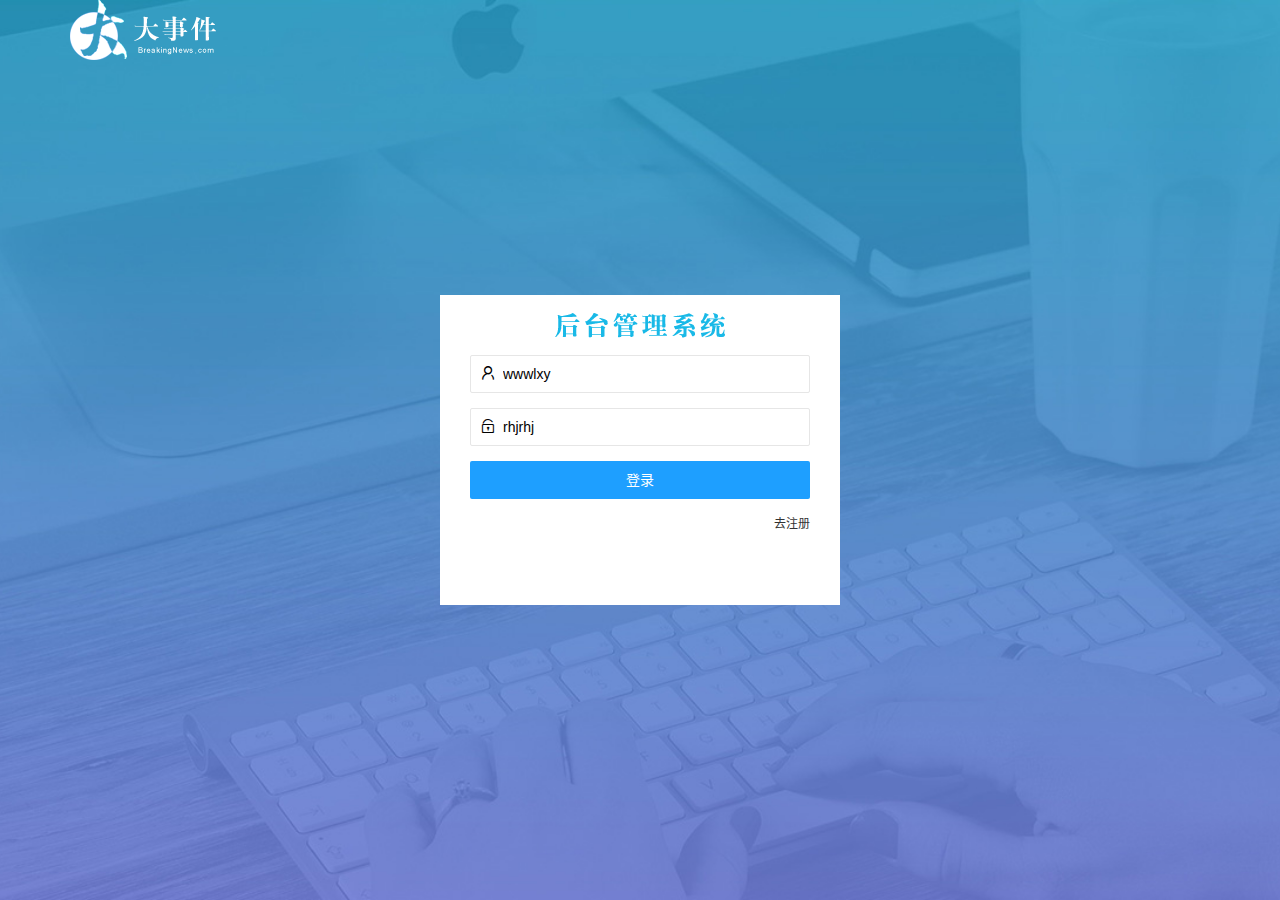
<file: login.html>
<!DOCTYPE html>
<html lang="zh-CN">

<head>
    <meta charset="UTF-8">
    <meta name="viewport" content="width=device-width, initial-scale=1.0">
    <title>大事件</title>
    <!-- 引入layui文件 -->
    <link rel="stylesheet" href="/assets/lib/layui/css/layui.css">
    <!-- 引入自己的css文件 -->
    <link rel="stylesheet" href="/assets/css/login.css">
</head>

<body>
    <!-- 顶部logo区域 -->
    <div class="layui-main">
        <img src="/assets/images/logo.png" alt="">
    </div>
    <!-- 注册登录区域 -->
    <div class="loginAndRegbox">
        <!-- 登录注册标题图片 -->
        <div class="title-box"></div>
        <!-- 登录 -->
        <div class="login-box">
            <!-- 登录表单 -->
            <form class="layui-form" id="form_login" action="">
                <!-- 表单项1 -->
                <div class="layui-form-item">
                    <i class="layui-icon layui-icon-username"></i>
                    <input value="wwwlxy" type="text" name="username" required lay-verify="required" placeholder="请输入账号"
                        autocomplete="off" class="layui-input">
                </div>
                <!-- 表单项2 -->
                <div class="layui-form-item">
                    <i class="layui-icon layui-icon-password"></i>
                    <input value="rhjrhj" type="text" name="password" required lay-verify="required|pwd"
                        placeholder="请输入密码" autocomplete="off" class="layui-input">
                </div>
                <!-- 表单项3 -->
                <div class="layui-form-item">
                    <button class="layui-btn layui-btn-fluid layui-btn-normal" lay-submit
                        lay-filter="formDemo">登录</button>
                </div>
                <!-- 表单项4 -->
                <div class="layui-form-item links">
                    <a id="link_reg" href="javascript:;">去注册</a>
                </div>

            </form>
        </div>
        <!-- 注册 -->
        <div class="reg-box" style="display: none;">
            <!-- 注册表单 -->
            <form class="layui-form" id="form_reg" action="">
                <!-- 表单项1 -->
                <div class="layui-form-item">
                    <i class="layui-icon layui-icon-username"></i>
                    <input type="text" name="username" required lay-verify="required" placeholder="请输入账号"
                        autocomplete="off" class="layui-input">
                </div>
                <!-- 表单项2 -->
                <div class="layui-form-item">
                    <i class="layui-icon layui-icon-password"></i>
                    <input type="text" name="password" required lay-verify="required|pwd" placeholder="请输入密码"
                        autocomplete="off" class="layui-input">
                </div>
                <!-- 表单项3 -->
                <div class="layui-form-item">
                    <i class="layui-icon layui-icon-password"></i>
                    <input type="text" name="repassword" required lay-verify="required|pwd|repwd" placeholder="请再次确认密码"
                        autocomplete="off" class="layui-input">
                </div>
                <!-- 表单项4 -->
                <div class="layui-form-item">
                    <button class="layui-btn layui-btn-fluid layui-btn-normal" lay-submit
                        lay-filter="formDemo">注册</button>
                </div>
                <!-- 表单项4 -->
                <div class="layui-form-item links">
                    <a id="link_login" href="javascript:;">去登录</a>
                </div>

            </form>

        </div>
    </div>
</body>
<!-- 引入layui.all.js  写在最下面  文件中没有onload -->
<script src="/assets/lib/layui/layui.all.js"></script>
<!-- 引入jquery -->
<script src="/assets/lib/jquery.js"></script>
<!-- 引入baseApi.js 基于jQuery.js  在自己的js之前-->
<script src="/assets/js/baseAPI.js"></script>
<!-- 引入自己的js文件 -->
<script src="/assets/js/login.js"></script>

</html>
</file>
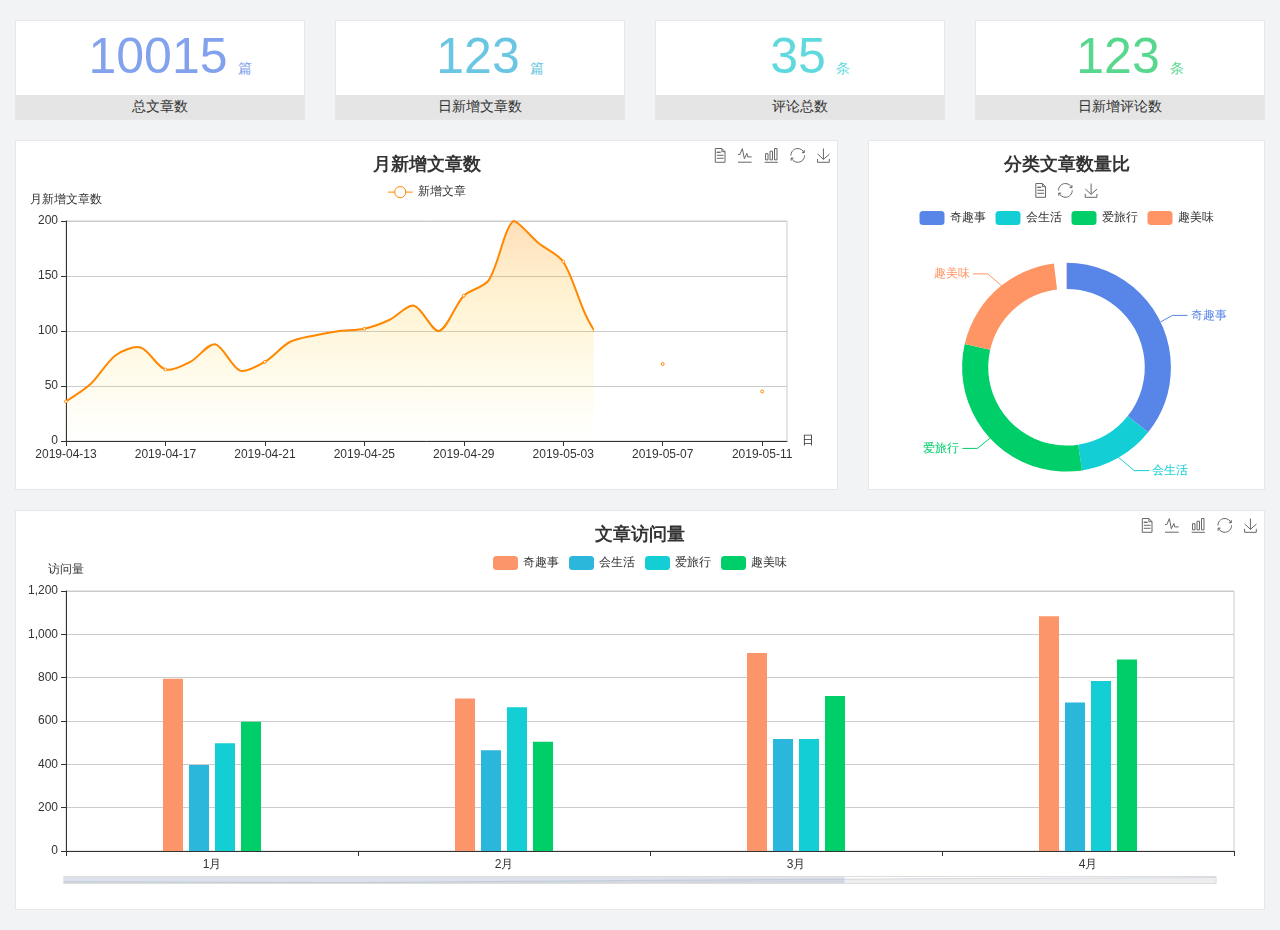
<file: home/dashboard.html>
<!DOCTYPE html>
<html lang="en">

<head>
  <meta charset="UTF-8">
  <meta name="viewport" content="width=device-width, initial-scale=1.0">
  <meta http-equiv="X-UA-Compatible" content="ie=edge">
  <title>图表统计</title>
  <link rel="stylesheet" href="../assets/lib/bootstrap.css" />
  <link rel="stylesheet" href="../assets/lib/main.css" />
  <script src="../assets/lib/jquery.js"></script>
  <script type="text/javascript" src="../assets/lib/echarts.min.js"></script>
</head>

<body>
  <div class="container-fluid">
    <div class="row spannel_list">
      <div class="col-sm-3 col-xs-6">
        <div class="spannel">
          <em>10015</em><span>篇</span>
          <b>总文章数</b>
        </div>
      </div>
      <div class="col-sm-3 col-xs-6">
        <div class="spannel scolor01">
          <em>123</em><span>篇</span>
          <b>日新增文章数</b>
        </div>
      </div>
      <div class="col-sm-3 col-xs-6">
        <div class="spannel scolor02">
          <em>35</em><span>条</span>
          <b>评论总数</b>
        </div>
      </div>
      <div class="col-sm-3 col-xs-6">
        <div class="spannel scolor03">
          <em>123</em><span>条</span>
          <b>日新增评论数</b>
        </div>
      </div>
    </div>
  </div>

  <div class="container-fluid">
    <div class="row curve-pie">
      <div class="col-lg-8 col-md-8">
        <div class="gragh_pannel" id="curve_show"></div>
      </div>
      <div class="col-lg-4 col-md-4">
        <div class="gragh_pannel" id="pie_show"></div>
      </div>
    </div>
  </div>

  <div class="container-fluid">
    <div class="column_pannel" id="column_show"></div>
  </div>

  <script>
    var oChart = echarts.init(document.getElementById('curve_show'));
    var aList_all = [
      { 'count': 36, 'date': '2019-04-13' },
      { 'count': 52, 'date': '2019-04-14' },
      { 'count': 78, 'date': '2019-04-15' },
      { 'count': 85, 'date': '2019-04-16' },
      { 'count': 65, 'date': '2019-04-17' },
      { 'count': 72, 'date': '2019-04-18' },
      { 'count': 88, 'date': '2019-04-19' },
      { 'count': 64, 'date': '2019-04-20' },
      { 'count': 72, 'date': '2019-04-21' },
      { 'count': 90, 'date': '2019-04-22' },
      { 'count': 96, 'date': '2019-04-23' },
      { 'count': 100, 'date': '2019-04-24' },
      { 'count': 102, 'date': '2019-04-25' },
      { 'count': 110, 'date': '2019-04-26' },
      { 'count': 123, 'date': '2019-04-27' },
      { 'count': 100, 'date': '2019-04-28' },
      { 'count': 132, 'date': '2019-04-29' },
      { 'count': 146, 'date': '2019-04-30' },
      { 'count': 200, 'date': '2019-05-01' },
      { 'count': 180, 'date': '2019-05-02' },
      { 'count': 163, 'date': '2019-05-03' },
      { 'count': 110, 'date': '2019-05-04' },
      { 'count': 80, 'date': '2019-05-05' },
      { 'count': 82, 'date': '2019-05-06' },
      { 'count': 70, 'date': '2019-05-07' },
      { 'count': 65, 'date': '2019-05-08' },
      { 'count': 54, 'date': '2019-05-09' },
      { 'count': 40, 'date': '2019-05-10' },
      { 'count': 45, 'date': '2019-05-11' },
      { 'count': 38, 'date': '2019-05-12' },
    ];

    let aCount = [];
    let aDate = [];

    for (var i = 0; i < aList_all.length; i++) {
      aCount.push(aList_all[i].count);
      aDate.push(aList_all[i].date);
    }

    var chartopt = {
      title: {
        text: '月新增文章数',
        left: 'center',
        top: '10'
      },
      tooltip: {
        trigger: 'axis'
      },
      legend: {
        data: ['新增文章'],
        top: '40'
      },
      toolbox: {
        show: true,
        feature: {
          mark: { show: true },
          dataView: { show: true, readOnly: false },
          magicType: { show: true, type: ['line', 'bar'] },
          restore: { show: true },
          saveAsImage: { show: true }
        }
      },
      calculable: true,
      xAxis: [
        {
          name: '日',
          type: 'category',
          boundaryGap: false,
          data: aDate
        }
      ],
      yAxis: [
        {
          name: '月新增文章数',
          type: 'value'
        }
      ],
      series: [
        {
          name: '新增文章',
          type: 'line',
          smooth: true,
          itemStyle: { normal: { areaStyle: { type: 'default' }, color: '#f80' }, lineStyle: { color: '#f80' } },
          data: aCount
        }],
      areaStyle: {
        normal: {
          color: new echarts.graphic.LinearGradient(0, 0, 0, 1, [{
            offset: 0,
            color: 'rgba(255,136,0,0.39)'
          }, {
            offset: .34,
            color: 'rgba(255,180,0,0.25)'
          }, {
            offset: 1,
            color: 'rgba(255,222,0,0.00)'
          }])

        }
      },
      grid: {
        show: true,
        x: 50,
        x2: 50,
        y: 80,
        height: 220
      }
    };

    oChart.setOption(chartopt);


    var oPie = echarts.init(document.getElementById('pie_show'));
    var oPieopt =
    {
      title: {
        top: 10,
        text: '分类文章数量比',
        x: 'center'
      },
      tooltip: {
        trigger: 'item',
        formatter: "{a} <br/>{b} : {c} ({d}%)"
      },
      color: ['#5885e8', '#13cfd5', '#00ce68', '#ff9565'],
      legend: {
        x: 'center',
        top: 65,
        data: ['奇趣事', '会生活', '爱旅行', '趣美味']
      },
      toolbox: {
        show: true,
        x: 'center',
        top: 35,
        feature: {
          mark: { show: true },
          dataView: { show: true, readOnly: false },
          magicType: {
            show: true,
            type: ['pie', 'funnel'],
            option: {
              funnel: {
                x: '25%',
                width: '50%',
                funnelAlign: 'left',
                max: 1548
              }
            }
          },
          restore: { show: true },
          saveAsImage: { show: true }
        }
      },
      calculable: true,
      series: [
        {
          name: '访问来源',
          type: 'pie',
          radius: ['45%', '60%'],
          center: ['50%', '65%'],
          data: [
            { value: 300, name: '奇趣事' },
            { value: 100, name: '会生活' },
            { value: 260, name: '爱旅行' },
            { value: 180, name: '趣美味' }
          ]
        }
      ]
    };
    oPie.setOption(oPieopt);



    var oColumn = this.echarts.init(document.getElementById('column_show'));
    var oColumnopt =
    {
      title: {
        text: '文章访问量',
        left: 'center',
        top: '10'
      },
      tooltip: {
        trigger: 'axis'
      },
      legend: {
        data: ['奇趣事', '会生活', '爱旅行', '趣美味'],
        top: '40'
      },
      toolbox: {
        show: true,
        feature: {
          mark: { show: true },
          dataView: { show: true, readOnly: false },
          magicType: { show: true, type: ['line', 'bar'] },
          restore: { show: true },
          saveAsImage: { show: true }
        }
      },
      calculable: true,
      xAxis: [
        {
          type: 'category',
          data: ['1月', '2月', '3月', '4月', '5月']
        }
      ],
      yAxis: [
        {
          name: '访问量',
          type: 'value'
        }
      ],
      series: [
        {
          name: '奇趣事',
          type: 'bar',
          barWidth: 20,
          itemStyle: {
            normal: { areaStyle: { type: 'default' }, color: '#fd956a' }
          },
          data: [800, 708, 920, 1090, 1200]
        },
        {
          name: '会生活',
          type: 'bar',
          barWidth: 20,
          itemStyle: {
            normal: { areaStyle: { type: 'default' }, color: '#2bb6db' }
          },
          data: [400, 468, 520, 690, 800]
        },
        {
          name: '爱旅行',
          type: 'bar',
          barWidth: 20,
          itemStyle: {
            normal: { areaStyle: { type: 'default' }, color: '#13cfd5' }
          },
          data: [500, 668, 520, 790, 900]
        },
        {
          name: '趣美味',
          type: 'bar',
          barWidth: 20,
          itemStyle: {
            normal: { areaStyle: { type: 'default' }, color: '#00ce68' }
          },
          data: [600, 508, 720, 890, 1000]
        }
      ],
      grid: {
        show: true,
        x: 50,
        x2: 30,
        y: 80,
        height: 260
      },
      dataZoom: [//给x轴设置滚动条
        {
          start: 0,//默认为0
          end: 100 - 1000 / 31,//默认为100
          type: 'slider',
          show: true,
          xAxisIndex: [0],
          handleSize: 0,//滑动条的 左右2个滑动条的大小
          height: 8,//组件高度
          left: 45, //左边的距离
          right: 50,//右边的距离
          bottom: 26,//右边的距离
          handleColor: '#ddd',//h滑动图标的颜色
          handleStyle: {
            borderColor: "#cacaca",
            borderWidth: "1",
            shadowBlur: 2,
            background: "#ddd",
            shadowColor: "#ddd",
          }
        }]
    };
    oColumn.setOption(oColumnopt);
  </script>
</body>

</html>
</file>
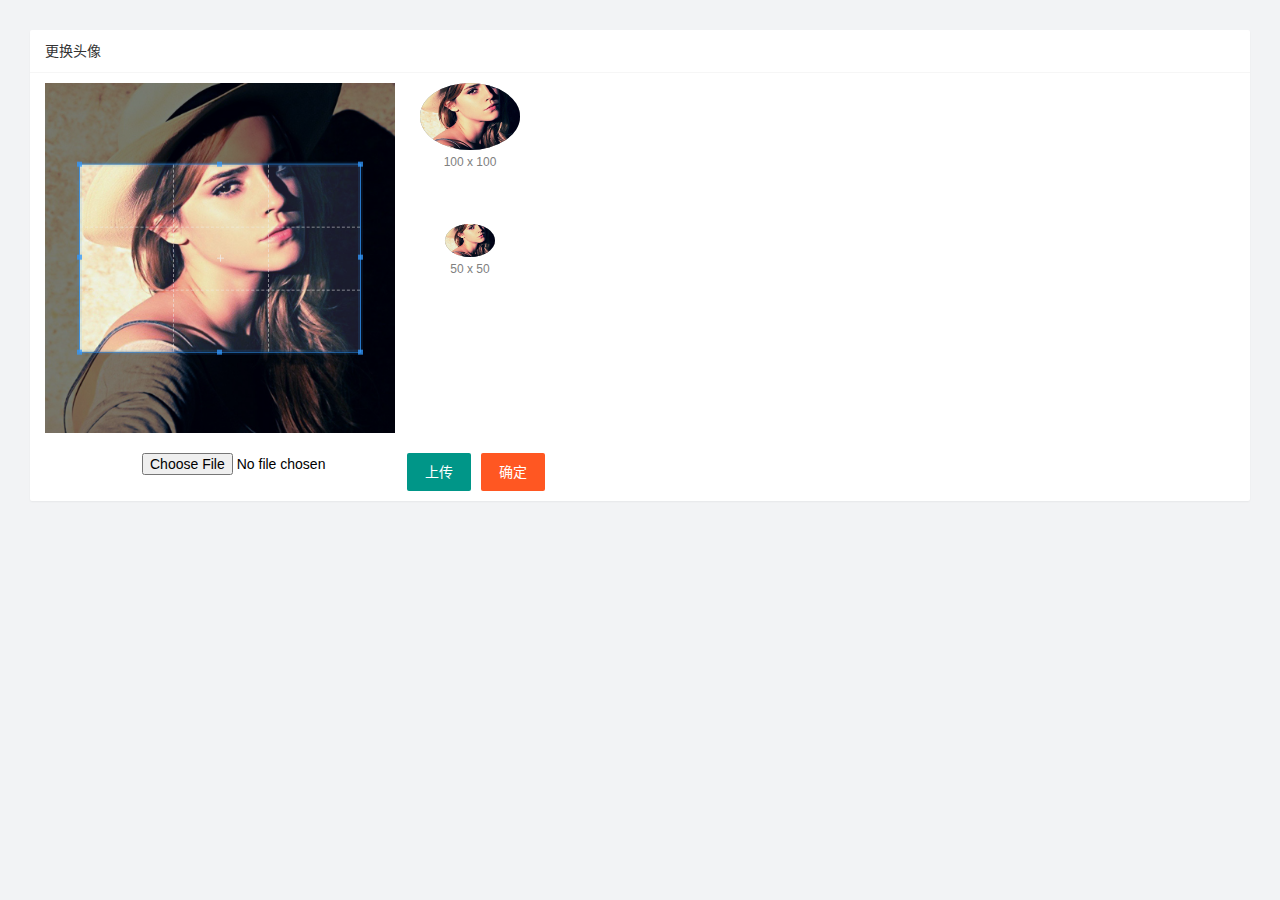
<file: user/user_avatar.html>
<!DOCTYPE html>
<html lang="zh-CN">

<head>
    <meta charset="UTF-8">
    <meta name="viewport" content="width=device-width, initial-scale=1.0">
    <title>修改头像</title>
    <!-- 引入layui  css文件 -->
    <link rel="stylesheet" href="/assets/lib/layui/css/layui.css">
    <!--  导入 cropper.css 样式表： -->
    <link rel="stylesheet" href="/assets/lib/cropper/cropper.css" />
    <!-- 引入自己的css文件 -->
    <link rel="stylesheet" href="/assets/css/user/user_avatar.css">
</head>

<body>
    <!-- 卡片区域 -->
    <div class="layui-card">
        <div class="layui-card-header">更换头像</div>
        <div class="layui-card-body">
            <!-- 第一行的图片裁剪和预览区域 -->
            <div class="row1">
                <!-- 图片裁剪区域 -->
                <div class="cropper-box">
                    <!-- 这个 img 标签很重要，将来会把它初始化为裁剪区域 -->
                    <img id="image" src="/assets/images/sample.jpg" />
                </div>
                <!-- 图片的预览区域 -->
                <div class="preview-box">
                    <div>
                        <!-- 宽高为 100px 的预览区域 -->
                        <div class="img-preview w100"></div>
                        <p class="size">100 x 100</p>
                    </div>
                    <div>
                        <!-- 宽高为 50px 的预览区域 -->
                        <div class="img-preview w50"></div>
                        <p class="size">50 x 50</p>
                    </div>
                </div>
            </div>

            <!-- 第二行的按钮区域 -->
            <div class="row2">
                <!-- accept控制文件上传的类型 -->
                <input type="file" id="file" accept="image/png,image/jpeg">
                <button type="button" class="layui-btn" id="btnChoseImage">上传</button>
                <button id="btnUpload" type="button" class="layui-btn layui-btn-danger">确定</button>
            </div>
        </div>
    </div>
</body>
<!-- 引入layui   js -->
<script src="/assets/lib/layui/layui.all.js"></script>
<!-- 引入jquery -->
<script src="/assets/lib/jquery.js"></script>
<!-- 引入请求拦截处理js文件 -->
<script src="/assets/js/baseAPI.js"></script>
<!-- 引入 Cropper.js文件-->
<script src="/assets/lib/cropper/Cropper.js"></script>
<script src="/assets/lib/cropper/jquery-cropper.js"></script>
<!-- 引入自己的js文件 -->
<script src="/assets/js/user/user_avatar.js"></script>

</html>
</file>
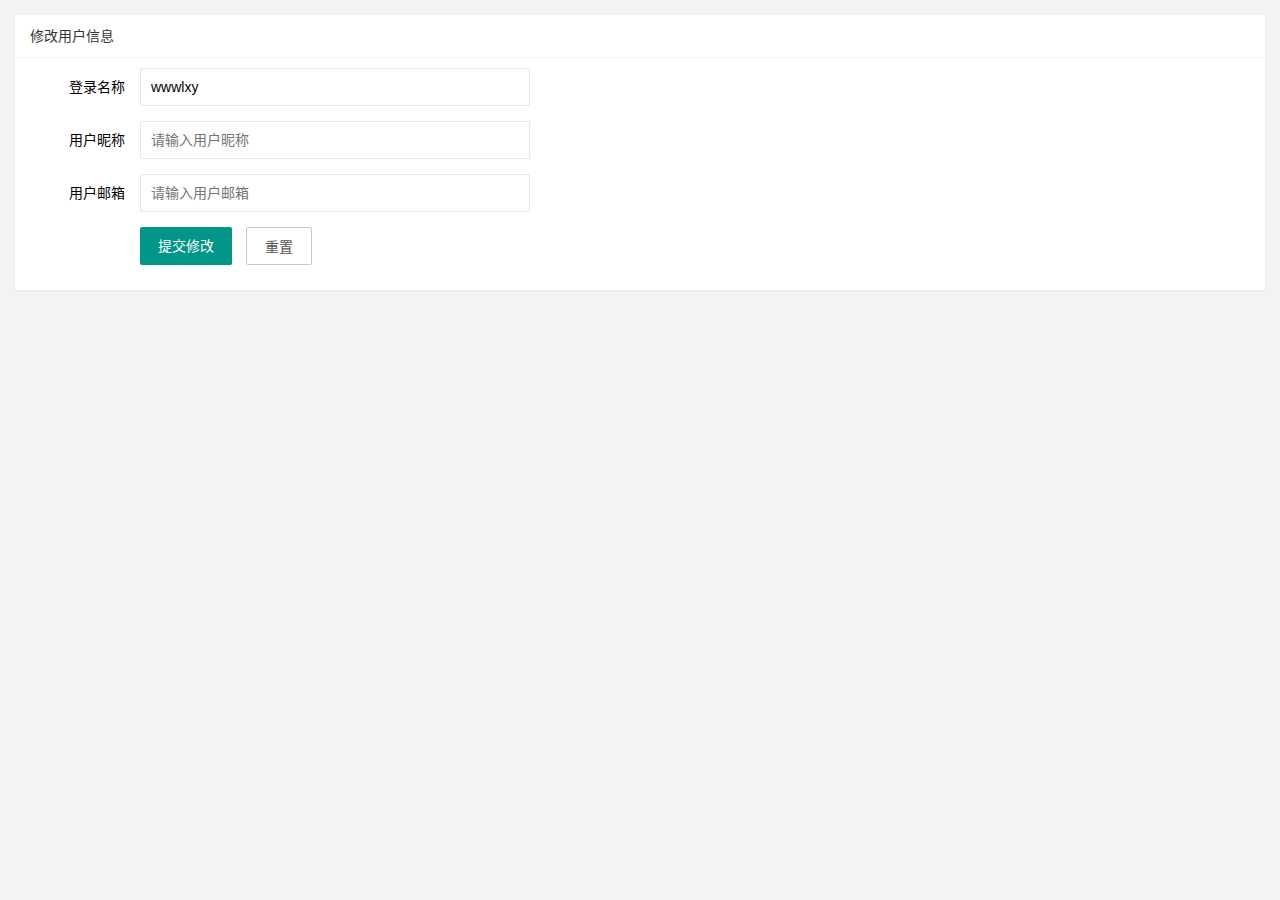
<file: user/user_info.html>
<!DOCTYPE html>
<html lang="zh-CN">

<head>
    <meta charset="UTF-8">
    <meta name="viewport" content="width=device-width, initial-scale=1.0">
    <title>个人信息</title>
    <!-- 引入layui css文件 -->
    <link rel="stylesheet" href="/assets/lib/layui/css/layui.css">
    <!-- 引入自己的css文件 -->
    <link rel="stylesheet" href="/assets/css/user/user_info.css">
</head>

<body>
    <!-- 卡片区域 -->
    <div class="layui-card">
        <div class="layui-card-header">修改用户信息</div>
        <div class="layui-card-body">
            <form class="layui-form" lay-filter="formUserInfo">
                <!-- 隐藏域  记录id值 -->
                <input type="hidden" name="id">
                <!-- 登录名称 -->
                <div class="layui-form-item">
                    <label class="layui-form-label">登录名称</label>
                    <div class="layui-input-block">
                        <input value="wwwlxy" readonly type="text" name="username" required lay-verify="required"
                            placeholder="请输入登录名称" autocomplete="off" class="layui-input">
                    </div>
                </div>
                <!-- 用户昵称 -->
                <div class="layui-form-item">
                    <label class="layui-form-label">用户昵称</label>
                    <div class="layui-input-block">
                        <input type="text" name="nickname" required lay-verify="required|nickname" placeholder="请输入用户昵称"
                            autocomplete="off" class="layui-input">
                    </div>
                </div>
                <!-- 用户邮箱 -->
                <div class="layui-form-item">
                    <label class="layui-form-label">用户邮箱</label>
                    <div class="layui-input-block">
                        <input type="text" name="email" required lay-verify="required|email" placeholder="请输入用户邮箱"
                            autocomplete="off" class="layui-input">
                    </div>
                </div>
                <div class="layui-form-item">
                    <div class="layui-input-block">
                        <button class="layui-btn" lay-submit lay-filter="formDemo">提交修改</button>
                        <button id="btnReset" type="reset" class="layui-btn layui-btn-primary">重置</button>
                    </div>
                </div>
            </form>
        </div>
    </div>
</body>
<!-- 引入layui  js -->
<script src="/assets/lib/layui/layui.all.js"></script>
<!-- 引入jQuery -->
<script src="/assets/lib/jquery.js"></script>
<!-- 引入baseAPI.js 请求处理文件 -->
<script src="/assets/js/baseAPI.js"></script>
<!-- 引入自己js -->
<script src="/assets/js/user/user_info.js"></script>

</html>
</file>
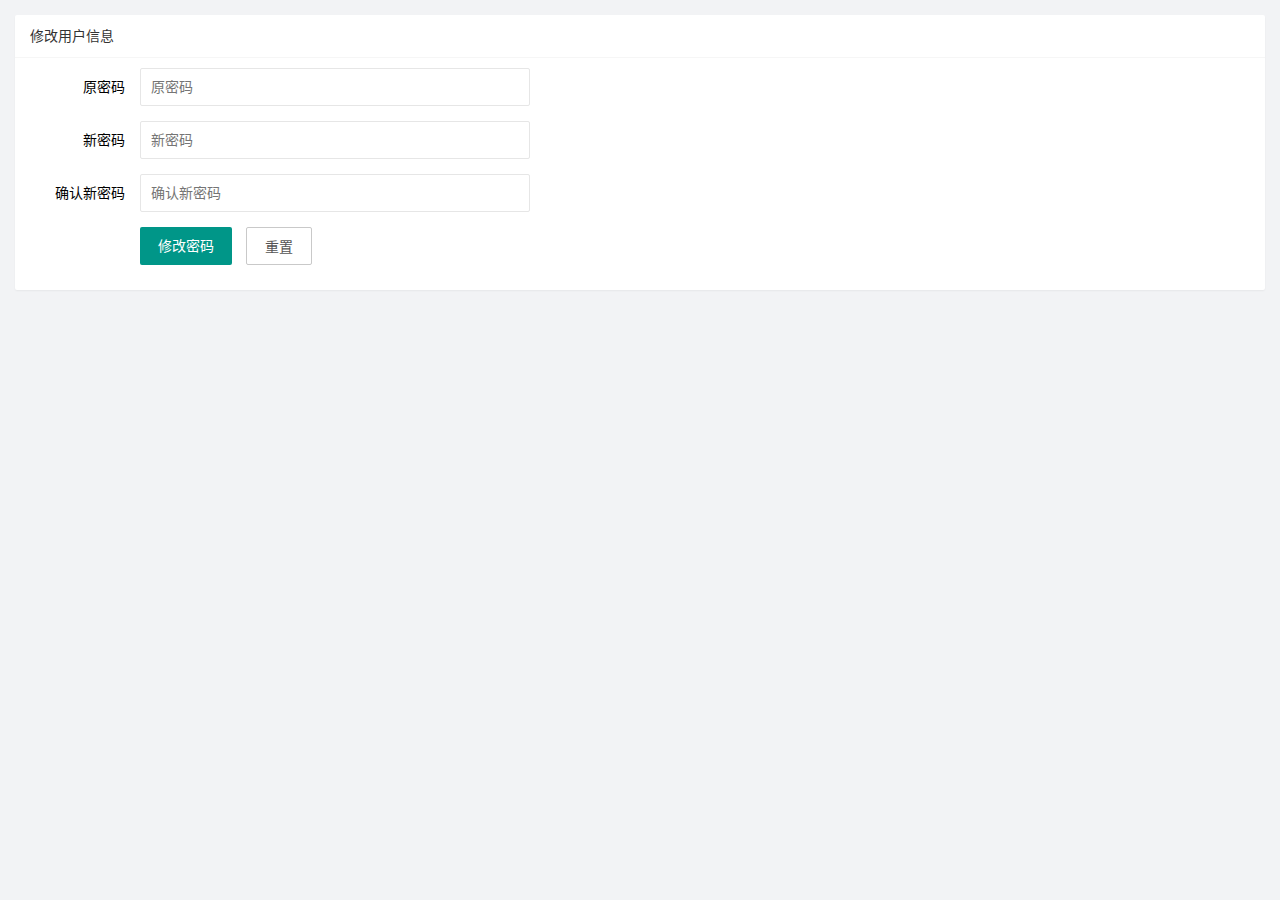
<file: user/user_pwd.html>
<!DOCTYPE html>
<html lang="zh-CN">

<head>
    <meta charset="UTF-8">
    <meta name="viewport" content="width=device-width, initial-scale=1.0">
    <title>重置密码</title>
    <!-- 引入layui  css文件 -->
    <link rel="stylesheet" href="/assets/lib/layui/css/layui.css">
    <!-- 引入自己的css文件 -->
    <link rel="stylesheet" href="/assets/css/user/user_pwd.css">
</head>

<body>
    <!-- 卡片区域 -->
    <div class="layui-card">
        <div class="layui-card-header">修改用户信息</div>
        <div class="layui-card-body">
            <!-- 表单区域 -->
            <form class="layui-form" action="">
                <div class="layui-form-item">
                    <label class="layui-form-label">原密码</label>
                    <div class="layui-input-block">
                        <input type="text" name="oldPwd" required lay-verify="required|pwd" placeholder="原密码"
                            autocomplete="off" class="layui-input">
                    </div>
                </div>
                <div class="layui-form-item">
                    <label class="layui-form-label">新密码</label>
                    <div class="layui-input-block">
                        <input type="text" name="newPwd" required lay-verify="required|pwd|samePwd" placeholder="新密码"
                            autocomplete="off" class="layui-input">
                    </div>
                </div>
                <div class="layui-form-item">
                    <label class="layui-form-label">确认新密码</label>
                    <div class="layui-input-block">
                        <input type="text" name="rePwd" required lay-verify="required|pwd|rePwd" placeholder="确认新密码"
                            autocomplete="off" class="layui-input">
                    </div>
                </div>
                <div class="layui-form-item">
                    <div class="layui-input-block">
                        <button class="layui-btn" lay-submit lay-filter="formDemo">修改密码</button>
                        <button type="reset" class="layui-btn layui-btn-primary">重置</button>
                    </div>
                </div>
        </div>
    </div>
</body>
<!-- 引入layui   js -->
<script src="/assets/lib/layui/layui.all.js"></script>
<!-- 引入jquery -->
<script src="/assets/lib/jquery.js"></script>
<!-- 引入请求拦截处理js文件 -->
<script src="/assets/js/baseAPI.js"></script>
<!-- 引入自己的js文件 -->
<script src="/assets/js/user/user_pwd.js"></script>

</html>
</file>
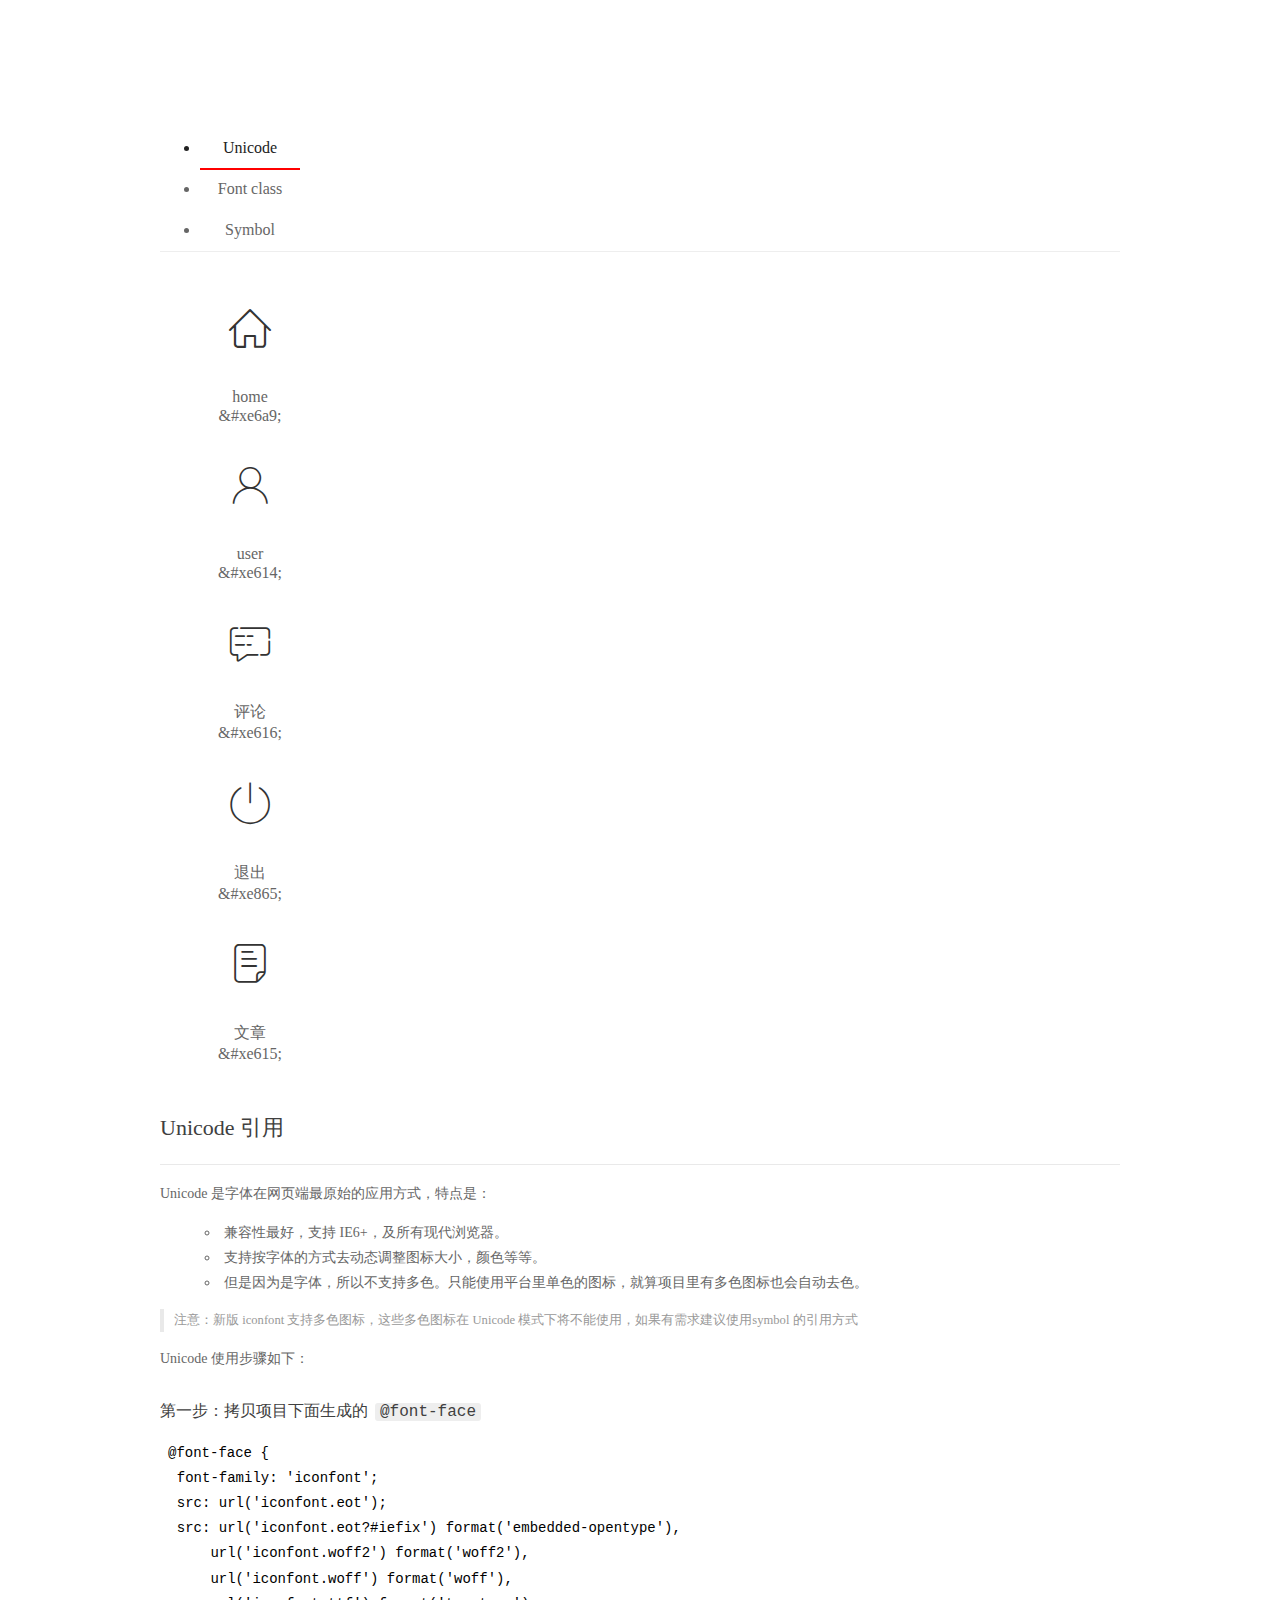
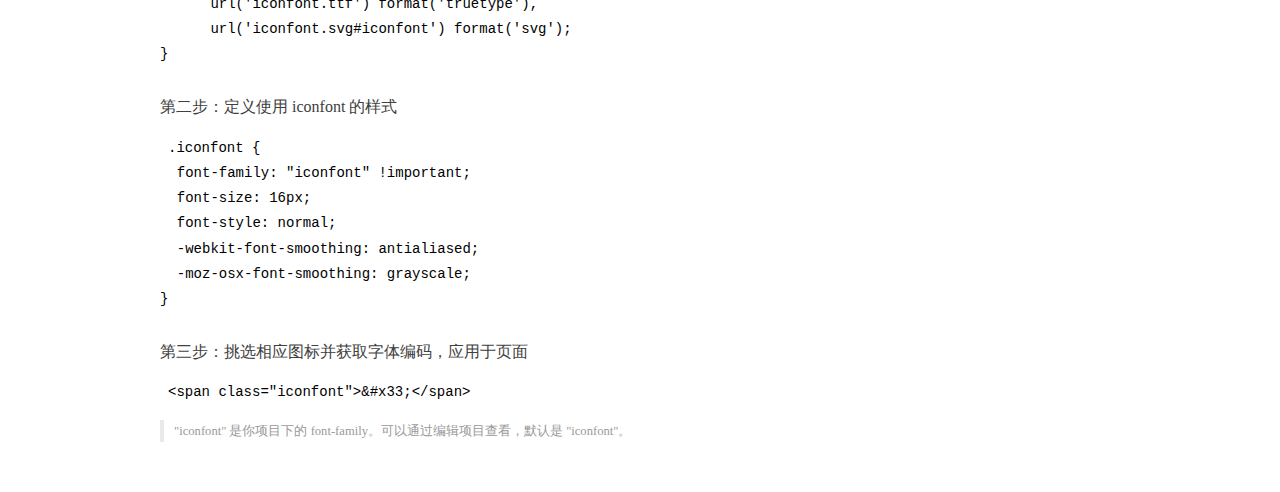
<file: assets/fonts/demo_index.html>
<!DOCTYPE html>
<html>
<head>
  <meta charset="utf-8"/>
  <title>IconFont Demo</title>
  <link rel="shortcut icon" href="https://gtms04.alicdn.com/tps/i4/TB1_oz6GVXXXXaFXpXXJDFnIXXX-64-64.ico" type="image/x-icon"/>
  <link rel="stylesheet" href="https://g.alicdn.com/thx/cube/1.3.2/cube.min.css">
  <link rel="stylesheet" href="demo.css">
  <link rel="stylesheet" href="iconfont.css">
  <script src="iconfont.js"></script>
  <!-- jQuery -->
  <script src="https://a1.alicdn.com/oss/uploads/2018/12/26/7bfddb60-08e8-11e9-9b04-53e73bb6408b.js"></script>
  <!-- 代码高亮 -->
  <script src="https://a1.alicdn.com/oss/uploads/2018/12/26/a3f714d0-08e6-11e9-8a15-ebf944d7534c.js"></script>
</head>
<body>
  <div class="main">
    <h1 class="logo"><a href="https://www.iconfont.cn/" title="iconfont 首页" target="_blank">&#xe86b;</a></h1>
    <div class="nav-tabs">
      <ul id="tabs" class="dib-box">
        <li class="dib active"><span>Unicode</span></li>
        <li class="dib"><span>Font class</span></li>
        <li class="dib"><span>Symbol</span></li>
      </ul>
      
    </div>
    <div class="tab-container">
      <div class="content unicode" style="display: block;">
          <ul class="icon_lists dib-box">
          
            <li class="dib">
              <span class="icon iconfont">&#xe6a9;</span>
                <div class="name">home</div>
                <div class="code-name">&amp;#xe6a9;</div>
              </li>
          
            <li class="dib">
              <span class="icon iconfont">&#xe614;</span>
                <div class="name">user</div>
                <div class="code-name">&amp;#xe614;</div>
              </li>
          
            <li class="dib">
              <span class="icon iconfont">&#xe616;</span>
                <div class="name">评论</div>
                <div class="code-name">&amp;#xe616;</div>
              </li>
          
            <li class="dib">
              <span class="icon iconfont">&#xe865;</span>
                <div class="name">退出</div>
                <div class="code-name">&amp;#xe865;</div>
              </li>
          
            <li class="dib">
              <span class="icon iconfont">&#xe615;</span>
                <div class="name">文章</div>
                <div class="code-name">&amp;#xe615;</div>
              </li>
          
          </ul>
          <div class="article markdown">
          <h2 id="unicode-">Unicode 引用</h2>
          <hr>

          <p>Unicode 是字体在网页端最原始的应用方式，特点是：</p>
          <ul>
            <li>兼容性最好，支持 IE6+，及所有现代浏览器。</li>
            <li>支持按字体的方式去动态调整图标大小，颜色等等。</li>
            <li>但是因为是字体，所以不支持多色。只能使用平台里单色的图标，就算项目里有多色图标也会自动去色。</li>
          </ul>
          <blockquote>
            <p>注意：新版 iconfont 支持多色图标，这些多色图标在 Unicode 模式下将不能使用，如果有需求建议使用symbol 的引用方式</p>
          </blockquote>
          <p>Unicode 使用步骤如下：</p>
          <h3 id="-font-face">第一步：拷贝项目下面生成的 <code>@font-face</code></h3>
<pre><code class="language-css"
>@font-face {
  font-family: 'iconfont';
  src: url('iconfont.eot');
  src: url('iconfont.eot?#iefix') format('embedded-opentype'),
      url('iconfont.woff2') format('woff2'),
      url('iconfont.woff') format('woff'),
      url('iconfont.ttf') format('truetype'),
      url('iconfont.svg#iconfont') format('svg');
}
</code></pre>
          <h3 id="-iconfont-">第二步：定义使用 iconfont 的样式</h3>
<pre><code class="language-css"
>.iconfont {
  font-family: "iconfont" !important;
  font-size: 16px;
  font-style: normal;
  -webkit-font-smoothing: antialiased;
  -moz-osx-font-smoothing: grayscale;
}
</code></pre>
          <h3 id="-">第三步：挑选相应图标并获取字体编码，应用于页面</h3>
<pre>
<code class="language-html"
>&lt;span class="iconfont"&gt;&amp;#x33;&lt;/span&gt;
</code></pre>
          <blockquote>
            <p>"iconfont" 是你项目下的 font-family。可以通过编辑项目查看，默认是 "iconfont"。</p>
          </blockquote>
          </div>
      </div>
      <div class="content font-class">
        <ul class="icon_lists dib-box">
          
          <li class="dib">
            <span class="icon iconfont icon-home"></span>
            <div class="name">
              home
            </div>
            <div class="code-name">.icon-home
            </div>
          </li>
          
          <li class="dib">
            <span class="icon iconfont icon-user"></span>
            <div class="name">
              user
            </div>
            <div class="code-name">.icon-user
            </div>
          </li>
          
          <li class="dib">
            <span class="icon iconfont icon-pinglun"></span>
            <div class="name">
              评论
            </div>
            <div class="code-name">.icon-pinglun
            </div>
          </li>
          
          <li class="dib">
            <span class="icon iconfont icon-tuichu"></span>
            <div class="name">
              退出
            </div>
            <div class="code-name">.icon-tuichu
            </div>
          </li>
          
          <li class="dib">
            <span class="icon iconfont icon-16"></span>
            <div class="name">
              文章
            </div>
            <div class="code-name">.icon-16
            </div>
          </li>
          
        </ul>
        <div class="article markdown">
        <h2 id="font-class-">font-class 引用</h2>
        <hr>

        <p>font-class 是 Unicode 使用方式的一种变种，主要是解决 Unicode 书写不直观，语意不明确的问题。</p>
        <p>与 Unicode 使用方式相比，具有如下特点：</p>
        <ul>
          <li>兼容性良好，支持 IE8+，及所有现代浏览器。</li>
          <li>相比于 Unicode 语意明确，书写更直观。可以很容易分辨这个 icon 是什么。</li>
          <li>因为使用 class 来定义图标，所以当要替换图标时，只需要修改 class 里面的 Unicode 引用。</li>
          <li>不过因为本质上还是使用的字体，所以多色图标还是不支持的。</li>
        </ul>
        <p>使用步骤如下：</p>
        <h3 id="-fontclass-">第一步：引入项目下面生成的 fontclass 代码：</h3>
<pre><code class="language-html">&lt;link rel="stylesheet" href="./iconfont.css"&gt;
</code></pre>
        <h3 id="-">第二步：挑选相应图标并获取类名，应用于页面：</h3>
<pre><code class="language-html">&lt;span class="iconfont icon-xxx"&gt;&lt;/span&gt;
</code></pre>
        <blockquote>
          <p>"
            iconfont" 是你项目下的 font-family。可以通过编辑项目查看，默认是 "iconfont"。</p>
        </blockquote>
      </div>
      </div>
      <div class="content symbol">
          <ul class="icon_lists dib-box">
          
            <li class="dib">
                <svg class="icon svg-icon" aria-hidden="true">
                  <use xlink:href="#icon-home"></use>
                </svg>
                <div class="name">home</div>
                <div class="code-name">#icon-home</div>
            </li>
          
            <li class="dib">
                <svg class="icon svg-icon" aria-hidden="true">
                  <use xlink:href="#icon-user"></use>
                </svg>
                <div class="name">user</div>
                <div class="code-name">#icon-user</div>
            </li>
          
            <li class="dib">
                <svg class="icon svg-icon" aria-hidden="true">
                  <use xlink:href="#icon-pinglun"></use>
                </svg>
                <div class="name">评论</div>
                <div class="code-name">#icon-pinglun</div>
            </li>
          
            <li class="dib">
                <svg class="icon svg-icon" aria-hidden="true">
                  <use xlink:href="#icon-tuichu"></use>
                </svg>
                <div class="name">退出</div>
                <div class="code-name">#icon-tuichu</div>
            </li>
          
            <li class="dib">
                <svg class="icon svg-icon" aria-hidden="true">
                  <use xlink:href="#icon-16"></use>
                </svg>
                <div class="name">文章</div>
                <div class="code-name">#icon-16</div>
            </li>
          
          </ul>
          <div class="article markdown">
          <h2 id="symbol-">Symbol 引用</h2>
          <hr>

          <p>这是一种全新的使用方式，应该说这才是未来的主流，也是平台目前推荐的用法。相关介绍可以参考这篇<a href="">文章</a>
            这种用法其实是做了一个 SVG 的集合，与另外两种相比具有如下特点：</p>
          <ul>
            <li>支持多色图标了，不再受单色限制。</li>
            <li>通过一些技巧，支持像字体那样，通过 <code>font-size</code>, <code>color</code> 来调整样式。</li>
            <li>兼容性较差，支持 IE9+，及现代浏览器。</li>
            <li>浏览器渲染 SVG 的性能一般，还不如 png。</li>
          </ul>
          <p>使用步骤如下：</p>
          <h3 id="-symbol-">第一步：引入项目下面生成的 symbol 代码：</h3>
<pre><code class="language-html">&lt;script src="./iconfont.js"&gt;&lt;/script&gt;
</code></pre>
          <h3 id="-css-">第二步：加入通用 CSS 代码（引入一次就行）：</h3>
<pre><code class="language-html">&lt;style&gt;
.icon {
  width: 1em;
  height: 1em;
  vertical-align: -0.15em;
  fill: currentColor;
  overflow: hidden;
}
&lt;/style&gt;
</code></pre>
          <h3 id="-">第三步：挑选相应图标并获取类名，应用于页面：</h3>
<pre><code class="language-html">&lt;svg class="icon" aria-hidden="true"&gt;
  &lt;use xlink:href="#icon-xxx"&gt;&lt;/use&gt;
&lt;/svg&gt;
</code></pre>
          </div>
      </div>

    </div>
  </div>
  <script>
  $(document).ready(function () {
      $('.tab-container .content:first').show()

      $('#tabs li').click(function (e) {
        var tabContent = $('.tab-container .content')
        var index = $(this).index()

        if ($(this).hasClass('active')) {
          return
        } else {
          $('#tabs li').removeClass('active')
          $(this).addClass('active')

          tabContent.hide().eq(index).fadeIn()
        }
      })
    })
  </script>
</body>
</html>
</file>
<file: assets/lib/layui/css/layui.css>
/** layui-v2.5.5 MIT License By https://www.layui.com */
 .layui-inline,img{display:inline-block;vertical-align:middle}h1,h2,h3,h4,h5,h6{font-weight:400}.layui-edge,.layui-header,.layui-inline,.layui-main{position:relative}.layui-body,.layui-edge,.layui-elip{overflow:hidden}.layui-btn,.layui-edge,.layui-inline,img{vertical-align:middle}.layui-btn,.layui-disabled,.layui-icon,.layui-unselect{-moz-user-select:none;-webkit-user-select:none;-ms-user-select:none}.layui-elip,.layui-form-checkbox span,.layui-form-pane .layui-form-label{text-overflow:ellipsis;white-space:nowrap}.layui-breadcrumb,.layui-tree-btnGroup{visibility:hidden}blockquote,body,button,dd,div,dl,dt,form,h1,h2,h3,h4,h5,h6,input,li,ol,p,pre,td,textarea,th,ul{margin:0;padding:0;-webkit-tap-highlight-color:rgba(0,0,0,0)}a:active,a:hover{outline:0}img{border:none}li{list-style:none}table{border-collapse:collapse;border-spacing:0}h4,h5,h6{font-size:100%}button,input,optgroup,option,select,textarea{font-family:inherit;font-size:inherit;font-style:inherit;font-weight:inherit;outline:0}pre{white-space:pre-wrap;white-space:-moz-pre-wrap;white-space:-pre-wrap;white-space:-o-pre-wrap;word-wrap:break-word}body{line-height:24px;font:14px Helvetica Neue,Helvetica,PingFang SC,Tahoma,Arial,sans-serif}hr{height:1px;margin:10px 0;border:0;clear:both}a{color:#333;text-decoration:none}a:hover{color:#777}a cite{font-style:normal;*cursor:pointer}.layui-border-box,.layui-border-box *{box-sizing:border-box}.layui-box,.layui-box *{box-sizing:content-box}.layui-clear{clear:both;*zoom:1}.layui-clear:after{content:'\20';clear:both;*zoom:1;display:block;height:0}.layui-inline{*display:inline;*zoom:1}.layui-edge{display:inline-block;width:0;height:0;border-width:6px;border-style:dashed;border-color:transparent}.layui-edge-top{top:-4px;border-bottom-color:#999;border-bottom-style:solid}.layui-edge-right{border-left-color:#999;border-left-style:solid}.layui-edge-bottom{top:2px;border-top-color:#999;border-top-style:solid}.layui-edge-left{border-right-color:#999;border-right-style:solid}.layui-disabled,.layui-disabled:hover{color:#d2d2d2!important;cursor:not-allowed!important}.layui-circle{border-radius:100%}.layui-show{display:block!important}.layui-hide{display:none!important}@font-face{font-family:layui-icon;src:url(../font/iconfont.eot?v=250);src:url(../font/iconfont.eot?v=250#iefix) format('embedded-opentype'),url(../font/iconfont.woff2?v=250) format('woff2'),url(../font/iconfont.woff?v=250) format('woff'),url(../font/iconfont.ttf?v=250) format('truetype'),url(../font/iconfont.svg?v=250#layui-icon) format('svg')}.layui-icon{font-family:layui-icon!important;font-size:16px;font-style:normal;-webkit-font-smoothing:antialiased;-moz-osx-font-smoothing:grayscale}.layui-icon-reply-fill:before{content:"\e611"}.layui-icon-set-fill:before{content:"\e614"}.layui-icon-menu-fill:before{content:"\e60f"}.layui-icon-search:before{content:"\e615"}.layui-icon-share:before{content:"\e641"}.layui-icon-set-sm:before{content:"\e620"}.layui-icon-engine:before{content:"\e628"}.layui-icon-close:before{content:"\1006"}.layui-icon-close-fill:before{content:"\1007"}.layui-icon-chart-screen:before{content:"\e629"}.layui-icon-star:before{content:"\e600"}.layui-icon-circle-dot:before{content:"\e617"}.layui-icon-chat:before{content:"\e606"}.layui-icon-release:before{content:"\e609"}.layui-icon-list:before{content:"\e60a"}.layui-icon-chart:before{content:"\e62c"}.layui-icon-ok-circle:before{content:"\1005"}.layui-icon-layim-theme:before{content:"\e61b"}.layui-icon-table:before{content:"\e62d"}.layui-icon-right:before{content:"\e602"}.layui-icon-left:before{content:"\e603"}.layui-icon-cart-simple:before{content:"\e698"}.layui-icon-face-cry:before{content:"\e69c"}.layui-icon-face-smile:before{content:"\e6af"}.layui-icon-survey:before{content:"\e6b2"}.layui-icon-tree:before{content:"\e62e"}.layui-icon-upload-circle:before{content:"\e62f"}.layui-icon-add-circle:before{content:"\e61f"}.layui-icon-download-circle:before{content:"\e601"}.layui-icon-templeate-1:before{content:"\e630"}.layui-icon-util:before{content:"\e631"}.layui-icon-face-surprised:before{content:"\e664"}.layui-icon-edit:before{content:"\e642"}.layui-icon-speaker:before{content:"\e645"}.layui-icon-down:before{content:"\e61a"}.layui-icon-file:before{content:"\e621"}.layui-icon-layouts:before{content:"\e632"}.layui-icon-rate-half:before{content:"\e6c9"}.layui-icon-add-circle-fine:before{content:"\e608"}.layui-icon-prev-circle:before{content:"\e633"}.layui-icon-read:before{content:"\e705"}.layui-icon-404:before{content:"\e61c"}.layui-icon-carousel:before{content:"\e634"}.layui-icon-help:before{content:"\e607"}.layui-icon-code-circle:before{content:"\e635"}.layui-icon-water:before{content:"\e636"}.layui-icon-username:before{content:"\e66f"}.layui-icon-find-fill:before{content:"\e670"}.layui-icon-about:before{content:"\e60b"}.layui-icon-location:before{content:"\e715"}.layui-icon-up:before{content:"\e619"}.layui-icon-pause:before{content:"\e651"}.layui-icon-date:before{content:"\e637"}.layui-icon-layim-uploadfile:before{content:"\e61d"}.layui-icon-delete:before{content:"\e640"}.layui-icon-play:before{content:"\e652"}.layui-icon-top:before{content:"\e604"}.layui-icon-friends:before{content:"\e612"}.layui-icon-refresh-3:before{content:"\e9aa"}.layui-icon-ok:before{content:"\e605"}.layui-icon-layer:before{content:"\e638"}.layui-icon-face-smile-fine:before{content:"\e60c"}.layui-icon-dollar:before{content:"\e659"}.layui-icon-group:before{content:"\e613"}.layui-icon-layim-download:before{content:"\e61e"}.layui-icon-picture-fine:before{content:"\e60d"}.layui-icon-link:before{content:"\e64c"}.layui-icon-diamond:before{content:"\e735"}.layui-icon-log:before{content:"\e60e"}.layui-icon-rate-solid:before{content:"\e67a"}.layui-icon-fonts-del:before{content:"\e64f"}.layui-icon-unlink:before{content:"\e64d"}.layui-icon-fonts-clear:before{content:"\e639"}.layui-icon-triangle-r:before{content:"\e623"}.layui-icon-circle:before{content:"\e63f"}.layui-icon-radio:before{content:"\e643"}.layui-icon-align-center:before{content:"\e647"}.layui-icon-align-right:before{content:"\e648"}.layui-icon-align-left:before{content:"\e649"}.layui-icon-loading-1:before{content:"\e63e"}.layui-icon-return:before{content:"\e65c"}.layui-icon-fonts-strong:before{content:"\e62b"}.layui-icon-upload:before{content:"\e67c"}.layui-icon-dialogue:before{content:"\e63a"}.layui-icon-video:before{content:"\e6ed"}.layui-icon-headset:before{content:"\e6fc"}.layui-icon-cellphone-fine:before{content:"\e63b"}.layui-icon-add-1:before{content:"\e654"}.layui-icon-face-smile-b:before{content:"\e650"}.layui-icon-fonts-html:before{content:"\e64b"}.layui-icon-form:before{content:"\e63c"}.layui-icon-cart:before{content:"\e657"}.layui-icon-camera-fill:before{content:"\e65d"}.layui-icon-tabs:before{content:"\e62a"}.layui-icon-fonts-code:before{content:"\e64e"}.layui-icon-fire:before{content:"\e756"}.layui-icon-set:before{content:"\e716"}.layui-icon-fonts-u:before{content:"\e646"}.layui-icon-triangle-d:before{content:"\e625"}.layui-icon-tips:before{content:"\e702"}.layui-icon-picture:before{content:"\e64a"}.layui-icon-more-vertical:before{content:"\e671"}.layui-icon-flag:before{content:"\e66c"}.layui-icon-loading:before{content:"\e63d"}.layui-icon-fonts-i:before{content:"\e644"}.layui-icon-refresh-1:before{content:"\e666"}.layui-icon-rmb:before{content:"\e65e"}.layui-icon-home:before{content:"\e68e"}.layui-icon-user:before{content:"\e770"}.layui-icon-notice:before{content:"\e667"}.layui-icon-login-weibo:before{content:"\e675"}.layui-icon-voice:before{content:"\e688"}.layui-icon-upload-drag:before{content:"\e681"}.layui-icon-login-qq:before{content:"\e676"}.layui-icon-snowflake:before{content:"\e6b1"}.layui-icon-file-b:before{content:"\e655"}.layui-icon-template:before{content:"\e663"}.layui-icon-auz:before{content:"\e672"}.layui-icon-console:before{content:"\e665"}.layui-icon-app:before{content:"\e653"}.layui-icon-prev:before{content:"\e65a"}.layui-icon-website:before{content:"\e7ae"}.layui-icon-next:before{content:"\e65b"}.layui-icon-component:before{content:"\e857"}.layui-icon-more:before{content:"\e65f"}.layui-icon-login-wechat:before{content:"\e677"}.layui-icon-shrink-right:before{content:"\e668"}.layui-icon-spread-left:before{content:"\e66b"}.layui-icon-camera:before{content:"\e660"}.layui-icon-note:before{content:"\e66e"}.layui-icon-refresh:before{content:"\e669"}.layui-icon-female:before{content:"\e661"}.layui-icon-male:before{content:"\e662"}.layui-icon-password:before{content:"\e673"}.layui-icon-senior:before{content:"\e674"}.layui-icon-theme:before{content:"\e66a"}.layui-icon-tread:before{content:"\e6c5"}.layui-icon-praise:before{content:"\e6c6"}.layui-icon-star-fill:before{content:"\e658"}.layui-icon-rate:before{content:"\e67b"}.layui-icon-template-1:before{content:"\e656"}.layui-icon-vercode:before{content:"\e679"}.layui-icon-cellphone:before{content:"\e678"}.layui-icon-screen-full:before{content:"\e622"}.layui-icon-screen-restore:before{content:"\e758"}.layui-icon-cols:before{content:"\e610"}.layui-icon-export:before{content:"\e67d"}.layui-icon-print:before{content:"\e66d"}.layui-icon-slider:before{content:"\e714"}.layui-icon-addition:before{content:"\e624"}.layui-icon-subtraction:before{content:"\e67e"}.layui-icon-service:before{content:"\e626"}.layui-icon-transfer:before{content:"\e691"}.layui-main{width:1140px;margin:0 auto}.layui-header{z-index:1000;height:60px}.layui-header a:hover{transition:all .5s;-webkit-transition:all .5s}.layui-side{position:fixed;left:0;top:0;bottom:0;z-index:999;width:200px;overflow-x:hidden}.layui-side-scroll{position:relative;width:220px;height:100%;overflow-x:hidden}.layui-body{position:absolute;left:200px;right:0;top:0;bottom:0;z-index:998;width:auto;overflow-y:auto;box-sizing:border-box}.layui-layout-body{overflow:hidden}.layui-layout-admin .layui-header{background-color:#23262E}.layui-layout-admin .layui-side{top:60px;width:200px;overflow-x:hidden}.layui-layout-admin .layui-body{position:fixed;top:60px;bottom:44px}.layui-layout-admin .layui-main{width:auto;margin:0 15px}.layui-layout-admin .layui-footer{position:fixed;left:200px;right:0;bottom:0;height:44px;line-height:44px;padding:0 15px;background-color:#eee}.layui-layout-admin .layui-logo{position:absolute;left:0;top:0;width:200px;height:100%;line-height:60px;text-align:center;color:#009688;font-size:16px}.layui-layout-admin .layui-header .layui-nav{background:0 0}.layui-layout-left{position:absolute!important;left:200px;top:0}.layui-layout-right{position:absolute!important;right:0;top:0}.layui-container{position:relative;margin:0 auto;padding:0 15px;box-sizing:border-box}.layui-fluid{position:relative;margin:0 auto;padding:0 15px}.layui-row:after,.layui-row:before{content:'';display:block;clear:both}.layui-col-lg1,.layui-col-lg10,.layui-col-lg11,.layui-col-lg12,.layui-col-lg2,.layui-col-lg3,.layui-col-lg4,.layui-col-lg5,.layui-col-lg6,.layui-col-lg7,.layui-col-lg8,.layui-col-lg9,.layui-col-md1,.layui-col-md10,.layui-col-md11,.layui-col-md12,.layui-col-md2,.layui-col-md3,.layui-col-md4,.layui-col-md5,.layui-col-md6,.layui-col-md7,.layui-col-md8,.layui-col-md9,.layui-col-sm1,.layui-col-sm10,.layui-col-sm11,.layui-col-sm12,.layui-col-sm2,.layui-col-sm3,.layui-col-sm4,.layui-col-sm5,.layui-col-sm6,.layui-col-sm7,.layui-col-sm8,.layui-col-sm9,.layui-col-xs1,.layui-col-xs10,.layui-col-xs11,.layui-col-xs12,.layui-col-xs2,.layui-col-xs3,.layui-col-xs4,.layui-col-xs5,.layui-col-xs6,.layui-col-xs7,.layui-col-xs8,.layui-col-xs9{position:relative;display:block;box-sizing:border-box}.layui-col-xs1,.layui-col-xs10,.layui-col-xs11,.layui-col-xs12,.layui-col-xs2,.layui-col-xs3,.layui-col-xs4,.layui-col-xs5,.layui-col-xs6,.layui-col-xs7,.layui-col-xs8,.layui-col-xs9{float:left}.layui-col-xs1{width:8.33333333%}.layui-col-xs2{width:16.66666667%}.layui-col-xs3{width:25%}.layui-col-xs4{width:33.33333333%}.layui-col-xs5{width:41.66666667%}.layui-col-xs6{width:50%}.layui-col-xs7{width:58.33333333%}.layui-col-xs8{width:66.66666667%}.layui-col-xs9{width:75%}.layui-col-xs10{width:83.33333333%}.layui-col-xs11{width:91.66666667%}.layui-col-xs12{width:100%}.layui-col-xs-offset1{margin-left:8.33333333%}.layui-col-xs-offset2{margin-left:16.66666667%}.layui-col-xs-offset3{margin-left:25%}.layui-col-xs-offset4{margin-left:33.33333333%}.layui-col-xs-offset5{margin-left:41.66666667%}.layui-col-xs-offset6{margin-left:50%}.layui-col-xs-offset7{margin-left:58.33333333%}.layui-col-xs-offset8{margin-left:66.66666667%}.layui-col-xs-offset9{margin-left:75%}.layui-col-xs-offset10{margin-left:83.33333333%}.layui-col-xs-offset11{margin-left:91.66666667%}.layui-col-xs-offset12{margin-left:100%}@media screen and (max-width:768px){.layui-hide-xs{display:none!important}.layui-show-xs-block{display:block!important}.layui-show-xs-inline{display:inline!important}.layui-show-xs-inline-block{display:inline-block!important}}@media screen and (min-width:768px){.layui-container{width:750px}.layui-hide-sm{display:none!important}.layui-show-sm-block{display:block!important}.layui-show-sm-inline{display:inline!important}.layui-show-sm-inline-block{display:inline-block!important}.layui-col-sm1,.layui-col-sm10,.layui-col-sm11,.layui-col-sm12,.layui-col-sm2,.layui-col-sm3,.layui-col-sm4,.layui-col-sm5,.layui-col-sm6,.layui-col-sm7,.layui-col-sm8,.layui-col-sm9{float:left}.layui-col-sm1{width:8.33333333%}.layui-col-sm2{width:16.66666667%}.layui-col-sm3{width:25%}.layui-col-sm4{width:33.33333333%}.layui-col-sm5{width:41.66666667%}.layui-col-sm6{width:50%}.layui-col-sm7{width:58.33333333%}.layui-col-sm8{width:66.66666667%}.layui-col-sm9{width:75%}.layui-col-sm10{width:83.33333333%}.layui-col-sm11{width:91.66666667%}.layui-col-sm12{width:100%}.layui-col-sm-offset1{margin-left:8.33333333%}.layui-col-sm-offset2{margin-left:16.66666667%}.layui-col-sm-offset3{margin-left:25%}.layui-col-sm-offset4{margin-left:33.33333333%}.layui-col-sm-offset5{margin-left:41.66666667%}.layui-col-sm-offset6{margin-left:50%}.layui-col-sm-offset7{margin-left:58.33333333%}.layui-col-sm-offset8{margin-left:66.66666667%}.layui-col-sm-offset9{margin-left:75%}.layui-col-sm-offset10{margin-left:83.33333333%}.layui-col-sm-offset11{margin-left:91.66666667%}.layui-col-sm-offset12{margin-left:100%}}@media screen and (min-width:992px){.layui-container{width:970px}.layui-hide-md{display:none!important}.layui-show-md-block{display:block!important}.layui-show-md-inline{display:inline!important}.layui-show-md-inline-block{display:inline-block!important}.layui-col-md1,.layui-col-md10,.layui-col-md11,.layui-col-md12,.layui-col-md2,.layui-col-md3,.layui-col-md4,.layui-col-md5,.layui-col-md6,.layui-col-md7,.layui-col-md8,.layui-col-md9{float:left}.layui-col-md1{width:8.33333333%}.layui-col-md2{width:16.66666667%}.layui-col-md3{width:25%}.layui-col-md4{width:33.33333333%}.layui-col-md5{width:41.66666667%}.layui-col-md6{width:50%}.layui-col-md7{width:58.33333333%}.layui-col-md8{width:66.66666667%}.layui-col-md9{width:75%}.layui-col-md10{width:83.33333333%}.layui-col-md11{width:91.66666667%}.layui-col-md12{width:100%}.layui-col-md-offset1{margin-left:8.33333333%}.layui-col-md-offset2{margin-left:16.66666667%}.layui-col-md-offset3{margin-left:25%}.layui-col-md-offset4{margin-left:33.33333333%}.layui-col-md-offset5{margin-left:41.66666667%}.layui-col-md-offset6{margin-left:50%}.layui-col-md-offset7{margin-left:58.33333333%}.layui-col-md-offset8{margin-left:66.66666667%}.layui-col-md-offset9{margin-left:75%}.layui-col-md-offset10{margin-left:83.33333333%}.layui-col-md-offset11{margin-left:91.66666667%}.layui-col-md-offset12{margin-left:100%}}@media screen and (min-width:1200px){.layui-container{width:1170px}.layui-hide-lg{display:none!important}.layui-show-lg-block{display:block!important}.layui-show-lg-inline{display:inline!important}.layui-show-lg-inline-block{display:inline-block!important}.layui-col-lg1,.layui-col-lg10,.layui-col-lg11,.layui-col-lg12,.layui-col-lg2,.layui-col-lg3,.layui-col-lg4,.layui-col-lg5,.layui-col-lg6,.layui-col-lg7,.layui-col-lg8,.layui-col-lg9{float:left}.layui-col-lg1{width:8.33333333%}.layui-col-lg2{width:16.66666667%}.layui-col-lg3{width:25%}.layui-col-lg4{width:33.33333333%}.layui-col-lg5{width:41.66666667%}.layui-col-lg6{width:50%}.layui-col-lg7{width:58.33333333%}.layui-col-lg8{width:66.66666667%}.layui-col-lg9{width:75%}.layui-col-lg10{width:83.33333333%}.layui-col-lg11{width:91.66666667%}.layui-col-lg12{width:100%}.layui-col-lg-offset1{margin-left:8.33333333%}.layui-col-lg-offset2{margin-left:16.66666667%}.layui-col-lg-offset3{margin-left:25%}.layui-col-lg-offset4{margin-left:33.33333333%}.layui-col-lg-offset5{margin-left:41.66666667%}.layui-col-lg-offset6{margin-left:50%}.layui-col-lg-offset7{margin-left:58.33333333%}.layui-col-lg-offset8{margin-left:66.66666667%}.layui-col-lg-offset9{margin-left:75%}.layui-col-lg-offset10{margin-left:83.33333333%}.layui-col-lg-offset11{margin-left:91.66666667%}.layui-col-lg-offset12{margin-left:100%}}.layui-col-space1{margin:-.5px}.layui-col-space1>*{padding:.5px}.layui-col-space3{margin:-1.5px}.layui-col-space3>*{padding:1.5px}.layui-col-space5{margin:-2.5px}.layui-col-space5>*{padding:2.5px}.layui-col-space8{margin:-3.5px}.layui-col-space8>*{padding:3.5px}.layui-col-space10{margin:-5px}.layui-col-space10>*{padding:5px}.layui-col-space12{margin:-6px}.layui-col-space12>*{padding:6px}.layui-col-space15{margin:-7.5px}.layui-col-space15>*{padding:7.5px}.layui-col-space18{margin:-9px}.layui-col-space18>*{padding:9px}.layui-col-space20{margin:-10px}.layui-col-space20>*{padding:10px}.layui-col-space22{margin:-11px}.layui-col-space22>*{padding:11px}.layui-col-space25{margin:-12.5px}.layui-col-space25>*{padding:12.5px}.layui-col-space30{margin:-15px}.layui-col-space30>*{padding:15px}.layui-btn,.layui-input,.layui-select,.layui-textarea,.layui-upload-button{outline:0;-webkit-appearance:none;transition:all .3s;-webkit-transition:all .3s;box-sizing:border-box}.layui-elem-quote{margin-bottom:10px;padding:15px;line-height:22px;border-left:5px solid #009688;border-radius:0 2px 2px 0;background-color:#f2f2f2}.layui-quote-nm{border-style:solid;border-width:1px 1px 1px 5px;background:0 0}.layui-elem-field{margin-bottom:10px;padding:0;border-width:1px;border-style:solid}.layui-elem-field legend{margin-left:20px;padding:0 10px;font-size:20px;font-weight:300}.layui-field-title{margin:10px 0 20px;border-width:1px 0 0}.layui-field-box{padding:10px 15px}.layui-field-title .layui-field-box{padding:10px 0}.layui-progress{position:relative;height:6px;border-radius:20px;background-color:#e2e2e2}.layui-progress-bar{position:absolute;left:0;top:0;width:0;max-width:100%;height:6px;border-radius:20px;text-align:right;background-color:#5FB878;transition:all .3s;-webkit-transition:all .3s}.layui-progress-big,.layui-progress-big .layui-progress-bar{height:18px;line-height:18px}.layui-progress-text{position:relative;top:-20px;line-height:18px;font-size:12px;color:#666}.layui-progress-big .layui-progress-text{position:static;padding:0 10px;color:#fff}.layui-collapse{border-width:1px;border-style:solid;border-radius:2px}.layui-colla-content,.layui-colla-item{border-top-width:1px;border-top-style:solid}.layui-colla-item:first-child{border-top:none}.layui-colla-title{position:relative;height:42px;line-height:42px;padding:0 15px 0 35px;color:#333;background-color:#f2f2f2;cursor:pointer;font-size:14px;overflow:hidden}.layui-colla-content{display:none;padding:10px 15px;line-height:22px;color:#666}.layui-colla-icon{position:absolute;left:15px;top:0;font-size:14px}.layui-card{margin-bottom:15px;border-radius:2px;background-color:#fff;box-shadow:0 1px 2px 0 rgba(0,0,0,.05)}.layui-card:last-child{margin-bottom:0}.layui-card-header{position:relative;height:42px;line-height:42px;padding:0 15px;border-bottom:1px solid #f6f6f6;color:#333;border-radius:2px 2px 0 0;font-size:14px}.layui-bg-black,.layui-bg-blue,.layui-bg-cyan,.layui-bg-green,.layui-bg-orange,.layui-bg-red{color:#fff!important}.layui-card-body{position:relative;padding:10px 15px;line-height:24px}.layui-card-body[pad15]{padding:15px}.layui-card-body[pad20]{padding:20px}.layui-card-body .layui-table{margin:5px 0}.layui-card .layui-tab{margin:0}.layui-panel-window{position:relative;padding:15px;border-radius:0;border-top:5px solid #E6E6E6;background-color:#fff}.layui-auxiliar-moving{position:fixed;left:0;right:0;top:0;bottom:0;width:100%;height:100%;background:0 0;z-index:9999999999}.layui-form-label,.layui-form-mid,.layui-form-select,.layui-input-block,.layui-input-inline,.layui-textarea{position:relative}.layui-bg-red{background-color:#FF5722!important}.layui-bg-orange{background-color:#FFB800!important}.layui-bg-green{background-color:#009688!important}.layui-bg-cyan{background-color:#2F4056!important}.layui-bg-blue{background-color:#1E9FFF!important}.layui-bg-black{background-color:#393D49!important}.layui-bg-gray{background-color:#eee!important;color:#666!important}.layui-badge-rim,.layui-colla-content,.layui-colla-item,.layui-collapse,.layui-elem-field,.layui-form-pane .layui-form-item[pane],.layui-form-pane .layui-form-label,.layui-input,.layui-layedit,.layui-layedit-tool,.layui-quote-nm,.layui-select,.layui-tab-bar,.layui-tab-card,.layui-tab-title,.layui-tab-title .layui-this:after,.layui-textarea{border-color:#e6e6e6}.layui-timeline-item:before,hr{background-color:#e6e6e6}.layui-text{line-height:22px;font-size:14px;color:#666}.layui-text h1,.layui-text h2,.layui-text h3{font-weight:500;color:#333}.layui-text h1{font-size:30px}.layui-text h2{font-size:24px}.layui-text h3{font-size:18px}.layui-text a:not(.layui-btn){color:#01AAED}.layui-text a:not(.layui-btn):hover{text-decoration:underline}.layui-text ul{padding:5px 0 5px 15px}.layui-text ul li{margin-top:5px;list-style-type:disc}.layui-text em,.layui-word-aux{color:#999!important;padding:0 5px!important}.layui-btn{display:inline-block;height:38px;line-height:38px;padding:0 18px;background-color:#009688;color:#fff;white-space:nowrap;text-align:center;font-size:14px;border:none;border-radius:2px;cursor:pointer}.layui-btn:hover{opacity:.8;filter:alpha(opacity=80);color:#fff}.layui-btn:active{opacity:1;filter:alpha(opacity=100)}.layui-btn+.layui-btn{margin-left:10px}.layui-btn-container{font-size:0}.layui-btn-container .layui-btn{margin-right:10px;margin-bottom:10px}.layui-btn-container .layui-btn+.layui-btn{margin-left:0}.layui-table .layui-btn-container .layui-btn{margin-bottom:9px}.layui-btn-radius{border-radius:100px}.layui-btn .layui-icon{margin-right:3px;font-size:18px;vertical-align:bottom;vertical-align:middle\9}.layui-btn-primary{border:1px solid #C9C9C9;background-color:#fff;color:#555}.layui-btn-primary:hover{border-color:#009688;color:#333}.layui-btn-normal{background-color:#1E9FFF}.layui-btn-warm{background-color:#FFB800}.layui-btn-danger{background-color:#FF5722}.layui-btn-checked{background-color:#5FB878}.layui-btn-disabled,.layui-btn-disabled:active,.layui-btn-disabled:hover{border:1px solid #e6e6e6;background-color:#FBFBFB;color:#C9C9C9;cursor:not-allowed;opacity:1}.layui-btn-lg{height:44px;line-height:44px;padding:0 25px;font-size:16px}.layui-btn-sm{height:30px;line-height:30px;padding:0 10px;font-size:12px}.layui-btn-sm i{font-size:16px!important}.layui-btn-xs{height:22px;line-height:22px;padding:0 5px;font-size:12px}.layui-btn-xs i{font-size:14px!important}.layui-btn-group{display:inline-block;vertical-align:middle;font-size:0}.layui-btn-group .layui-btn{margin-left:0!important;margin-right:0!important;border-left:1px solid rgba(255,255,255,.5);border-radius:0}.layui-btn-group .layui-btn-primary{border-left:none}.layui-btn-group .layui-btn-primary:hover{border-color:#C9C9C9;color:#009688}.layui-btn-group .layui-btn:first-child{border-left:none;border-radius:2px 0 0 2px}.layui-btn-group .layui-btn-primary:first-child{border-left:1px solid #c9c9c9}.layui-btn-group .layui-btn:last-child{border-radius:0 2px 2px 0}.layui-btn-group .layui-btn+.layui-btn{margin-left:0}.layui-btn-group+.layui-btn-group{margin-left:10px}.layui-btn-fluid{width:100%}.layui-input,.layui-select,.layui-textarea{height:38px;line-height:1.3;line-height:38px\9;border-width:1px;border-style:solid;background-color:#fff;border-radius:2px}.layui-input::-webkit-input-placeholder,.layui-select::-webkit-input-placeholder,.layui-textarea::-webkit-input-placeholder{line-height:1.3}.layui-input,.layui-textarea{display:block;width:100%;padding-left:10px}.layui-input:hover,.layui-textarea:hover{border-color:#D2D2D2!important}.layui-input:focus,.layui-textarea:focus{border-color:#C9C9C9!important}.layui-textarea{min-height:100px;height:auto;line-height:20px;padding:6px 10px;resize:vertical}.layui-select{padding:0 10px}.layui-form input[type=checkbox],.layui-form input[type=radio],.layui-form select{display:none}.layui-form [lay-ignore]{display:initial}.layui-form-item{margin-bottom:15px;clear:both;*zoom:1}.layui-form-item:after{content:'\20';clear:both;*zoom:1;display:block;height:0}.layui-form-label{float:left;display:block;padding:9px 15px;width:80px;font-weight:400;line-height:20px;text-align:right}.layui-form-label-col{display:block;float:none;padding:9px 0;line-height:20px;text-align:left}.layui-form-item .layui-inline{margin-bottom:5px;margin-right:10px}.layui-input-block{margin-left:110px;min-height:36px}.layui-input-inline{display:inline-block;vertical-align:middle}.layui-form-item .layui-input-inline{float:left;width:190px;margin-right:10px}.layui-form-text .layui-input-inline{width:auto}.layui-form-mid{float:left;display:block;padding:9px 0!important;line-height:20px;margin-right:10px}.layui-form-danger+.layui-form-select .layui-input,.layui-form-danger:focus{border-color:#FF5722!important}.layui-form-select .layui-input{padding-right:30px;cursor:pointer}.layui-form-select .layui-edge{position:absolute;right:10px;top:50%;margin-top:-3px;cursor:pointer;border-width:6px;border-top-color:#c2c2c2;border-top-style:solid;transition:all .3s;-webkit-transition:all .3s}.layui-form-select dl{display:none;position:absolute;left:0;top:42px;padding:5px 0;z-index:899;min-width:100%;border:1px solid #d2d2d2;max-height:300px;overflow-y:auto;background-color:#fff;border-radius:2px;box-shadow:0 2px 4px rgba(0,0,0,.12);box-sizing:border-box}.layui-form-select dl dd,.layui-form-select dl dt{padding:0 10px;line-height:36px;white-space:nowrap;overflow:hidden;text-overflow:ellipsis}.layui-form-select dl dt{font-size:12px;color:#999}.layui-form-select dl dd{cursor:pointer}.layui-form-select dl dd:hover{background-color:#f2f2f2;-webkit-transition:.5s all;transition:.5s all}.layui-form-select .layui-select-group dd{padding-left:20px}.layui-form-select dl dd.layui-select-tips{padding-left:10px!important;color:#999}.layui-form-select dl dd.layui-this{background-color:#5FB878;color:#fff}.layui-form-checkbox,.layui-form-select dl dd.layui-disabled{background-color:#fff}.layui-form-selected dl{display:block}.layui-form-checkbox,.layui-form-checkbox *,.layui-form-switch{display:inline-block;vertical-align:middle}.layui-form-selected .layui-edge{margin-top:-9px;-webkit-transform:rotate(180deg);transform:rotate(180deg);margin-top:-3px\9}:root .layui-form-selected .layui-edge{margin-top:-9px\0/IE9}.layui-form-selectup dl{top:auto;bottom:42px}.layui-select-none{margin:5px 0;text-align:center;color:#999}.layui-select-disabled .layui-disabled{border-color:#eee!important}.layui-select-disabled .layui-edge{border-top-color:#d2d2d2}.layui-form-checkbox{position:relative;height:30px;line-height:30px;margin-right:10px;padding-right:30px;cursor:pointer;font-size:0;-webkit-transition:.1s linear;transition:.1s linear;box-sizing:border-box}.layui-form-checkbox span{padding:0 10px;height:100%;font-size:14px;border-radius:2px 0 0 2px;background-color:#d2d2d2;color:#fff;overflow:hidden}.layui-form-checkbox:hover span{background-color:#c2c2c2}.layui-form-checkbox i{position:absolute;right:0;top:0;width:30px;height:28px;border:1px solid #d2d2d2;border-left:none;border-radius:0 2px 2px 0;color:#fff;font-size:20px;text-align:center}.layui-form-checkbox:hover i{border-color:#c2c2c2;color:#c2c2c2}.layui-form-checked,.layui-form-checked:hover{border-color:#5FB878}.layui-form-checked span,.layui-form-checked:hover span{background-color:#5FB878}.layui-form-checked i,.layui-form-checked:hover i{color:#5FB878}.layui-form-item .layui-form-checkbox{margin-top:4px}.layui-form-checkbox[lay-skin=primary]{height:auto!important;line-height:normal!important;min-width:18px;min-height:18px;border:none!important;margin-right:0;padding-left:28px;padding-right:0;background:0 0}.layui-form-checkbox[lay-skin=primary] span{padding-left:0;padding-right:15px;line-height:18px;background:0 0;color:#666}.layui-form-checkbox[lay-skin=primary] i{right:auto;left:0;width:16px;height:16px;line-height:16px;border:1px solid #d2d2d2;font-size:12px;border-radius:2px;background-color:#fff;-webkit-transition:.1s linear;transition:.1s linear}.layui-form-checkbox[lay-skin=primary]:hover i{border-color:#5FB878;color:#fff}.layui-form-checked[lay-skin=primary] i{border-color:#5FB878!important;background-color:#5FB878;color:#fff}.layui-checkbox-disbaled[lay-skin=primary] span{background:0 0!important;color:#c2c2c2}.layui-checkbox-disbaled[lay-skin=primary]:hover i{border-color:#d2d2d2}.layui-form-item .layui-form-checkbox[lay-skin=primary]{margin-top:10px}.layui-form-switch{position:relative;height:22px;line-height:22px;min-width:35px;padding:0 5px;margin-top:8px;border:1px solid #d2d2d2;border-radius:20px;cursor:pointer;background-color:#fff;-webkit-transition:.1s linear;transition:.1s linear}.layui-form-switch i{position:absolute;left:5px;top:3px;width:16px;height:16px;border-radius:20px;background-color:#d2d2d2;-webkit-transition:.1s linear;transition:.1s linear}.layui-form-switch em{position:relative;top:0;width:25px;margin-left:21px;padding:0!important;text-align:center!important;color:#999!important;font-style:normal!important;font-size:12px}.layui-form-onswitch{border-color:#5FB878;background-color:#5FB878}.layui-checkbox-disbaled,.layui-checkbox-disbaled i{border-color:#e2e2e2!important}.layui-form-onswitch i{left:100%;margin-left:-21px;background-color:#fff}.layui-form-onswitch em{margin-left:5px;margin-right:21px;color:#fff!important}.layui-checkbox-disbaled span{background-color:#e2e2e2!important}.layui-checkbox-disbaled:hover i{color:#fff!important}[lay-radio]{display:none}.layui-form-radio,.layui-form-radio *{display:inline-block;vertical-align:middle}.layui-form-radio{line-height:28px;margin:6px 10px 0 0;padding-right:10px;cursor:pointer;font-size:0}.layui-form-radio *{font-size:14px}.layui-form-radio>i{margin-right:8px;font-size:22px;color:#c2c2c2}.layui-form-radio>i:hover,.layui-form-radioed>i{color:#5FB878}.layui-radio-disbaled>i{color:#e2e2e2!important}.layui-form-pane .layui-form-label{width:110px;padding:8px 15px;height:38px;line-height:20px;border-width:1px;border-style:solid;border-radius:2px 0 0 2px;text-align:center;background-color:#FBFBFB;overflow:hidden;box-sizing:border-box}.layui-form-pane .layui-input-inline{margin-left:-1px}.layui-form-pane .layui-input-block{margin-left:110px;left:-1px}.layui-form-pane .layui-input{border-radius:0 2px 2px 0}.layui-form-pane .layui-form-text .layui-form-label{float:none;width:100%;border-radius:2px;box-sizing:border-box;text-align:left}.layui-form-pane .layui-form-text .layui-input-inline{display:block;margin:0;top:-1px;clear:both}.layui-form-pane .layui-form-text .layui-input-block{margin:0;left:0;top:-1px}.layui-form-pane .layui-form-text .layui-textarea{min-height:100px;border-radius:0 0 2px 2px}.layui-form-pane .layui-form-checkbox{margin:4px 0 4px 10px}.layui-form-pane .layui-form-radio,.layui-form-pane .layui-form-switch{margin-top:6px;margin-left:10px}.layui-form-pane .layui-form-item[pane]{position:relative;border-width:1px;border-style:solid}.layui-form-pane .layui-form-item[pane] .layui-form-label{position:absolute;left:0;top:0;height:100%;border-width:0 1px 0 0}.layui-form-pane .layui-form-item[pane] .layui-input-inline{margin-left:110px}@media screen and (max-width:450px){.layui-form-item .layui-form-label{text-overflow:ellipsis;overflow:hidden;white-space:nowrap}.layui-form-item .layui-inline{display:block;margin-right:0;margin-bottom:20px;clear:both}.layui-form-item .layui-inline:after{content:'\20';clear:both;display:block;height:0}.layui-form-item .layui-input-inline{display:block;float:none;left:-3px;width:auto;margin:0 0 10px 112px}.layui-form-item .layui-input-inline+.layui-form-mid{margin-left:110px;top:-5px;padding:0}.layui-form-item .layui-form-checkbox{margin-right:5px;margin-bottom:5px}}.layui-layedit{border-width:1px;border-style:solid;border-radius:2px}.layui-layedit-tool{padding:3px 5px;border-bottom-width:1px;border-bottom-style:solid;font-size:0}.layedit-tool-fixed{position:fixed;top:0;border-top:1px solid #e2e2e2}.layui-layedit-tool .layedit-tool-mid,.layui-layedit-tool .layui-icon{display:inline-block;vertical-align:middle;text-align:center;font-size:14px}.layui-layedit-tool .layui-icon{position:relative;width:32px;height:30px;line-height:30px;margin:3px 5px;color:#777;cursor:pointer;border-radius:2px}.layui-layedit-tool .layui-icon:hover{color:#393D49}.layui-layedit-tool .layui-icon:active{color:#000}.layui-layedit-tool .layedit-tool-active{background-color:#e2e2e2;color:#000}.layui-layedit-tool .layui-disabled,.layui-layedit-tool .layui-disabled:hover{color:#d2d2d2;cursor:not-allowed}.layui-layedit-tool .layedit-tool-mid{width:1px;height:18px;margin:0 10px;background-color:#d2d2d2}.layedit-tool-html{width:50px!important;font-size:30px!important}.layedit-tool-b,.layedit-tool-code,.layedit-tool-help{font-size:16px!important}.layedit-tool-d,.layedit-tool-face,.layedit-tool-image,.layedit-tool-unlink{font-size:18px!important}.layedit-tool-image input{position:absolute;font-size:0;left:0;top:0;width:100%;height:100%;opacity:.01;filter:Alpha(opacity=1);cursor:pointer}.layui-layedit-iframe iframe{display:block;width:100%}#LAY_layedit_code{overflow:hidden}.layui-laypage{display:inline-block;*display:inline;*zoom:1;vertical-align:middle;margin:10px 0;font-size:0}.layui-laypage>a:first-child,.layui-laypage>a:first-child em{border-radius:2px 0 0 2px}.layui-laypage>a:last-child,.layui-laypage>a:last-child em{border-radius:0 2px 2px 0}.layui-laypage>:first-child{margin-left:0!important}.layui-laypage>:last-child{margin-right:0!important}.layui-laypage a,.layui-laypage button,.layui-laypage input,.layui-laypage select,.layui-laypage span{border:1px solid #e2e2e2}.layui-laypage a,.layui-laypage span{display:inline-block;*display:inline;*zoom:1;vertical-align:middle;padding:0 15px;height:28px;line-height:28px;margin:0 -1px 5px 0;background-color:#fff;color:#333;font-size:12px}.layui-flow-more a *,.layui-laypage input,.layui-table-view select[lay-ignore]{display:inline-block}.layui-laypage a:hover{color:#009688}.layui-laypage em{font-style:normal}.layui-laypage .layui-laypage-spr{color:#999;font-weight:700}.layui-laypage a{text-decoration:none}.layui-laypage .layui-laypage-curr{position:relative}.layui-laypage .layui-laypage-curr em{position:relative;color:#fff}.layui-laypage .layui-laypage-curr .layui-laypage-em{position:absolute;left:-1px;top:-1px;padding:1px;width:100%;height:100%;background-color:#009688}.layui-laypage-em{border-radius:2px}.layui-laypage-next em,.layui-laypage-prev em{font-family:Sim sun;font-size:16px}.layui-laypage .layui-laypage-count,.layui-laypage .layui-laypage-limits,.layui-laypage .layui-laypage-refresh,.layui-laypage .layui-laypage-skip{margin-left:10px;margin-right:10px;padding:0;border:none}.layui-laypage .layui-laypage-limits,.layui-laypage .layui-laypage-refresh{vertical-align:top}.layui-laypage .layui-laypage-refresh i{font-size:18px;cursor:pointer}.layui-laypage select{height:22px;padding:3px;border-radius:2px;cursor:pointer}.layui-laypage .layui-laypage-skip{height:30px;line-height:30px;color:#999}.layui-laypage button,.layui-laypage input{height:30px;line-height:30px;border-radius:2px;vertical-align:top;background-color:#fff;box-sizing:border-box}.layui-laypage input{width:40px;margin:0 10px;padding:0 3px;text-align:center}.layui-laypage input:focus,.layui-laypage select:focus{border-color:#009688!important}.layui-laypage button{margin-left:10px;padding:0 10px;cursor:pointer}.layui-table,.layui-table-view{margin:10px 0}.layui-flow-more{margin:10px 0;text-align:center;color:#999;font-size:14px}.layui-flow-more a{height:32px;line-height:32px}.layui-flow-more a *{vertical-align:top}.layui-flow-more a cite{padding:0 20px;border-radius:3px;background-color:#eee;color:#333;font-style:normal}.layui-flow-more a cite:hover{opacity:.8}.layui-flow-more a i{font-size:30px;color:#737383}.layui-table{width:100%;background-color:#fff;color:#666}.layui-table tr{transition:all .3s;-webkit-transition:all .3s}.layui-table th{text-align:left;font-weight:400}.layui-table tbody tr:hover,.layui-table thead tr,.layui-table-click,.layui-table-header,.layui-table-hover,.layui-table-mend,.layui-table-patch,.layui-table-tool,.layui-table-total,.layui-table-total tr,.layui-table[lay-even] tr:nth-child(even){background-color:#f2f2f2}.layui-table td,.layui-table th,.layui-table-col-set,.layui-table-fixed-r,.layui-table-grid-down,.layui-table-header,.layui-table-page,.layui-table-tips-main,.layui-table-tool,.layui-table-total,.layui-table-view,.layui-table[lay-skin=line],.layui-table[lay-skin=row]{border-width:1px;border-style:solid;border-color:#e6e6e6}.layui-table td,.layui-table th{position:relative;padding:9px 15px;min-height:20px;line-height:20px;font-size:14px}.layui-table[lay-skin=line] td,.layui-table[lay-skin=line] th{border-width:0 0 1px}.layui-table[lay-skin=row] td,.layui-table[lay-skin=row] th{border-width:0 1px 0 0}.layui-table[lay-skin=nob] td,.layui-table[lay-skin=nob] th{border:none}.layui-table img{max-width:100px}.layui-table[lay-size=lg] td,.layui-table[lay-size=lg] th{padding:15px 30px}.layui-table-view .layui-table[lay-size=lg] .layui-table-cell{height:40px;line-height:40px}.layui-table[lay-size=sm] td,.layui-table[lay-size=sm] th{font-size:12px;padding:5px 10px}.layui-table-view .layui-table[lay-size=sm] .layui-table-cell{height:20px;line-height:20px}.layui-table[lay-data]{display:none}.layui-table-box{position:relative;overflow:hidden}.layui-table-view .layui-table{position:relative;width:auto;margin:0}.layui-table-view .layui-table[lay-skin=line]{border-width:0 1px 0 0}.layui-table-view .layui-table[lay-skin=row]{border-width:0 0 1px}.layui-table-view .layui-table td,.layui-table-view .layui-table th{padding:5px 0;border-top:none;border-left:none}.layui-table-view .layui-table th.layui-unselect .layui-table-cell span{cursor:pointer}.layui-table-view .layui-table td{cursor:default}.layui-table-view .layui-table td[data-edit=text]{cursor:text}.layui-table-view .layui-form-checkbox[lay-skin=primary] i{width:18px;height:18px}.layui-table-view .layui-form-radio{line-height:0;padding:0}.layui-table-view .layui-form-radio>i{margin:0;font-size:20px}.layui-table-init{position:absolute;left:0;top:0;width:100%;height:100%;text-align:center;z-index:110}.layui-table-init .layui-icon{position:absolute;left:50%;top:50%;margin:-15px 0 0 -15px;font-size:30px;color:#c2c2c2}.layui-table-header{border-width:0 0 1px;overflow:hidden}.layui-table-header .layui-table{margin-bottom:-1px}.layui-table-tool .layui-inline[lay-event]{position:relative;width:26px;height:26px;padding:5px;line-height:16px;margin-right:10px;text-align:center;color:#333;border:1px solid #ccc;cursor:pointer;-webkit-transition:.5s all;transition:.5s all}.layui-table-tool .layui-inline[lay-event]:hover{border:1px solid #999}.layui-table-tool-temp{padding-right:120px}.layui-table-tool-self{position:absolute;right:17px;top:10px}.layui-table-tool .layui-table-tool-self .layui-inline[lay-event]{margin:0 0 0 10px}.layui-table-tool-panel{position:absolute;top:29px;left:-1px;padding:5px 0;min-width:150px;min-height:40px;border:1px solid #d2d2d2;text-align:left;overflow-y:auto;background-color:#fff;box-shadow:0 2px 4px rgba(0,0,0,.12)}.layui-table-cell,.layui-table-tool-panel li{overflow:hidden;text-overflow:ellipsis;white-space:nowrap}.layui-table-tool-panel li{padding:0 10px;line-height:30px;-webkit-transition:.5s all;transition:.5s all}.layui-table-tool-panel li .layui-form-checkbox[lay-skin=primary]{width:100%;padding-left:28px}.layui-table-tool-panel li:hover{background-color:#f2f2f2}.layui-table-tool-panel li .layui-form-checkbox[lay-skin=primary] i{position:absolute;left:0;top:0}.layui-table-tool-panel li .layui-form-checkbox[lay-skin=primary] span{padding:0}.layui-table-tool .layui-table-tool-self .layui-table-tool-panel{left:auto;right:-1px}.layui-table-col-set{position:absolute;right:0;top:0;width:20px;height:100%;border-width:0 0 0 1px;background-color:#fff}.layui-table-sort{width:10px;height:20px;margin-left:5px;cursor:pointer!important}.layui-table-sort .layui-edge{position:absolute;left:5px;border-width:5px}.layui-table-sort .layui-table-sort-asc{top:3px;border-top:none;border-bottom-style:solid;border-bottom-color:#b2b2b2}.layui-table-sort .layui-table-sort-asc:hover{border-bottom-color:#666}.layui-table-sort .layui-table-sort-desc{bottom:5px;border-bottom:none;border-top-style:solid;border-top-color:#b2b2b2}.layui-table-sort .layui-table-sort-desc:hover{border-top-color:#666}.layui-table-sort[lay-sort=asc] .layui-table-sort-asc{border-bottom-color:#000}.layui-table-sort[lay-sort=desc] .layui-table-sort-desc{border-top-color:#000}.layui-table-cell{height:28px;line-height:28px;padding:0 15px;position:relative;box-sizing:border-box}.layui-table-cell .layui-form-checkbox[lay-skin=primary]{top:-1px;padding:0}.layui-table-cell .layui-table-link{color:#01AAED}.laytable-cell-checkbox,.laytable-cell-numbers,.laytable-cell-radio,.laytable-cell-space{padding:0;text-align:center}.layui-table-body{position:relative;overflow:auto;margin-right:-1px;margin-bottom:-1px}.layui-table-body .layui-none{line-height:26px;padding:15px;text-align:center;color:#999}.layui-table-fixed{position:absolute;left:0;top:0;z-index:101}.layui-table-fixed .layui-table-body{overflow:hidden}.layui-table-fixed-l{box-shadow:0 -1px 8px rgba(0,0,0,.08)}.layui-table-fixed-r{left:auto;right:-1px;border-width:0 0 0 1px;box-shadow:-1px 0 8px rgba(0,0,0,.08)}.layui-table-fixed-r .layui-table-header{position:relative;overflow:visible}.layui-table-mend{position:absolute;right:-49px;top:0;height:100%;width:50px}.layui-table-tool{position:relative;z-index:890;width:100%;min-height:50px;line-height:30px;padding:10px 15px;border-width:0 0 1px}.layui-table-tool .layui-btn-container{margin-bottom:-10px}.layui-table-page,.layui-table-total{border-width:1px 0 0;margin-bottom:-1px;overflow:hidden}.layui-table-page{position:relative;width:100%;padding:7px 7px 0;height:41px;font-size:12px;white-space:nowrap}.layui-table-page>div{height:26px}.layui-table-page .layui-laypage{margin:0}.layui-table-page .layui-laypage a,.layui-table-page .layui-laypage span{height:26px;line-height:26px;margin-bottom:10px;border:none;background:0 0}.layui-table-page .layui-laypage a,.layui-table-page .layui-laypage span.layui-laypage-curr{padding:0 12px}.layui-table-page .layui-laypage span{margin-left:0;padding:0}.layui-table-page .layui-laypage .layui-laypage-prev{margin-left:-7px!important}.layui-table-page .layui-laypage .layui-laypage-curr .layui-laypage-em{left:0;top:0;padding:0}.layui-table-page .layui-laypage button,.layui-table-page .layui-laypage input{height:26px;line-height:26px}.layui-table-page .layui-laypage input{width:40px}.layui-table-page .layui-laypage button{padding:0 10px}.layui-table-page select{height:18px}.layui-table-patch .layui-table-cell{padding:0;width:30px}.layui-table-edit{position:absolute;left:0;top:0;width:100%;height:100%;padding:0 14px 1px;border-radius:0;box-shadow:1px 1px 20px rgba(0,0,0,.15)}.layui-table-edit:focus{border-color:#5FB878!important}select.layui-table-edit{padding:0 0 0 10px;border-color:#C9C9C9}.layui-table-view .layui-form-checkbox,.layui-table-view .layui-form-radio,.layui-table-view .layui-form-switch{top:0;margin:0;box-sizing:content-box}.layui-table-view .layui-form-checkbox{top:-1px;height:26px;line-height:26px}.layui-table-view .layui-form-checkbox i{height:26px}.layui-table-grid .layui-table-cell{overflow:visible}.layui-table-grid-down{position:absolute;top:0;right:0;width:26px;height:100%;padding:5px 0;border-width:0 0 0 1px;text-align:center;background-color:#fff;color:#999;cursor:pointer}.layui-table-grid-down .layui-icon{position:absolute;top:50%;left:50%;margin:-8px 0 0 -8px}.layui-table-grid-down:hover{background-color:#fbfbfb}body .layui-table-tips .layui-layer-content{background:0 0;padding:0;box-shadow:0 1px 6px rgba(0,0,0,.12)}.layui-table-tips-main{margin:-44px 0 0 -1px;max-height:150px;padding:8px 15px;font-size:14px;overflow-y:scroll;background-color:#fff;color:#666}.layui-table-tips-c{position:absolute;right:-3px;top:-13px;width:20px;height:20px;padding:3px;cursor:pointer;background-color:#666;border-radius:50%;color:#fff}.layui-table-tips-c:hover{background-color:#777}.layui-table-tips-c:before{position:relative;right:-2px}.layui-upload-file{display:none!important;opacity:.01;filter:Alpha(opacity=1)}.layui-upload-drag,.layui-upload-form,.layui-upload-wrap{display:inline-block}.layui-upload-list{margin:10px 0}.layui-upload-choose{padding:0 10px;color:#999}.layui-upload-drag{position:relative;padding:30px;border:1px dashed #e2e2e2;background-color:#fff;text-align:center;cursor:pointer;color:#999}.layui-upload-drag .layui-icon{font-size:50px;color:#009688}.layui-upload-drag[lay-over]{border-color:#009688}.layui-upload-iframe{position:absolute;width:0;height:0;border:0;visibility:hidden}.layui-upload-wrap{position:relative;vertical-align:middle}.layui-upload-wrap .layui-upload-file{display:block!important;position:absolute;left:0;top:0;z-index:10;font-size:100px;width:100%;height:100%;opacity:.01;filter:Alpha(opacity=1);cursor:pointer}.layui-transfer-active,.layui-transfer-box{display:inline-block;vertical-align:middle}.layui-transfer-box,.layui-transfer-header,.layui-transfer-search{border-width:0;border-style:solid;border-color:#e6e6e6}.layui-transfer-box{position:relative;border-width:1px;width:200px;height:360px;border-radius:2px;background-color:#fff}.layui-transfer-box .layui-form-checkbox{width:100%;margin:0!important}.layui-transfer-header{height:38px;line-height:38px;padding:0 10px;border-bottom-width:1px}.layui-transfer-search{position:relative;padding:10px;border-bottom-width:1px}.layui-transfer-search .layui-input{height:32px;padding-left:30px;font-size:12px}.layui-transfer-search .layui-icon-search{position:absolute;left:20px;top:50%;margin-top:-8px;color:#666}.layui-transfer-active{margin:0 15px}.layui-transfer-active .layui-btn{display:block;margin:0;padding:0 15px;background-color:#5FB878;border-color:#5FB878;color:#fff}.layui-transfer-active .layui-btn-disabled{background-color:#FBFBFB;border-color:#e6e6e6;color:#C9C9C9}.layui-transfer-active .layui-btn:first-child{margin-bottom:15px}.layui-transfer-active .layui-btn .layui-icon{margin:0;font-size:14px!important}.layui-transfer-data{padding:5px 0;overflow:auto}.layui-transfer-data li{height:32px;line-height:32px;padding:0 10px}.layui-transfer-data li:hover{background-color:#f2f2f2;transition:.5s all}.layui-transfer-data .layui-none{padding:15px 10px;text-align:center;color:#999}.layui-nav{position:relative;padding:0 20px;background-color:#393D49;color:#fff;border-radius:2px;font-size:0;box-sizing:border-box}.layui-nav *{font-size:14px}.layui-nav .layui-nav-item{position:relative;display:inline-block;*display:inline;*zoom:1;vertical-align:middle;line-height:60px}.layui-nav .layui-nav-item a{display:block;padding:0 20px;color:#fff;color:rgba(255,255,255,.7);transition:all .3s;-webkit-transition:all .3s}.layui-nav .layui-this:after,.layui-nav-bar,.layui-nav-tree .layui-nav-itemed:after{position:absolute;left:0;top:0;width:0;height:5px;background-color:#5FB878;transition:all .2s;-webkit-transition:all .2s}.layui-nav-bar{z-index:1000}.layui-nav .layui-nav-item a:hover,.layui-nav .layui-this a{color:#fff}.layui-nav .layui-this:after{content:'';top:auto;bottom:0;width:100%}.layui-nav-img{width:30px;height:30px;margin-right:10px;border-radius:50%}.layui-nav .layui-nav-more{content:'';width:0;height:0;border-style:solid dashed dashed;border-color:#fff transparent transparent;overflow:hidden;cursor:pointer;transition:all .2s;-webkit-transition:all .2s;position:absolute;top:50%;right:3px;margin-top:-3px;border-width:6px;border-top-color:rgba(255,255,255,.7)}.layui-nav .layui-nav-mored,.layui-nav-itemed>a .layui-nav-more{margin-top:-9px;border-style:dashed dashed solid;border-color:transparent transparent #fff}.layui-nav-child{display:none;position:absolute;left:0;top:65px;min-width:100%;line-height:36px;padding:5px 0;box-shadow:0 2px 4px rgba(0,0,0,.12);border:1px solid #d2d2d2;background-color:#fff;z-index:100;border-radius:2px;white-space:nowrap}.layui-nav .layui-nav-child a{color:#333}.layui-nav .layui-nav-child a:hover{background-color:#f2f2f2;color:#000}.layui-nav-child dd{position:relative}.layui-nav .layui-nav-child dd.layui-this a,.layui-nav-child dd.layui-this{background-color:#5FB878;color:#fff}.layui-nav-child dd.layui-this:after{display:none}.layui-nav-tree{width:200px;padding:0}.layui-nav-tree .layui-nav-item{display:block;width:100%;line-height:45px}.layui-nav-tree .layui-nav-item a{position:relative;height:45px;line-height:45px;text-overflow:ellipsis;overflow:hidden;white-space:nowrap}.layui-nav-tree .layui-nav-item a:hover{background-color:#4E5465}.layui-nav-tree .layui-nav-bar{width:5px;height:0;background-color:#009688}.layui-nav-tree .layui-nav-child dd.layui-this,.layui-nav-tree .layui-nav-child dd.layui-this a,.layui-nav-tree .layui-this,.layui-nav-tree .layui-this>a,.layui-nav-tree .layui-this>a:hover{background-color:#009688;color:#fff}.layui-nav-tree .layui-this:after{display:none}.layui-nav-itemed>a,.layui-nav-tree .layui-nav-title a,.layui-nav-tree .layui-nav-title a:hover{color:#fff!important}.layui-nav-tree .layui-nav-child{position:relative;z-index:0;top:0;border:none;box-shadow:none}.layui-nav-tree .layui-nav-child a{height:40px;line-height:40px;color:#fff;color:rgba(255,255,255,.7)}.layui-nav-tree .layui-nav-child,.layui-nav-tree .layui-nav-child a:hover{background:0 0;color:#fff}.layui-nav-tree .layui-nav-more{right:10px}.layui-nav-itemed>.layui-nav-child{display:block;padding:0;background-color:rgba(0,0,0,.3)!important}.layui-nav-itemed>.layui-nav-child>.layui-this>.layui-nav-child{display:block}.layui-nav-side{position:fixed;top:0;bottom:0;left:0;overflow-x:hidden;z-index:999}.layui-bg-blue .layui-nav-bar,.layui-bg-blue .layui-nav-itemed:after,.layui-bg-blue .layui-this:after{background-color:#93D1FF}.layui-bg-blue .layui-nav-child dd.layui-this{background-color:#1E9FFF}.layui-bg-blue .layui-nav-itemed>a,.layui-nav-tree.layui-bg-blue .layui-nav-title a,.layui-nav-tree.layui-bg-blue .layui-nav-title a:hover{background-color:#007DDB!important}.layui-breadcrumb{font-size:0}.layui-breadcrumb>*{font-size:14px}.layui-breadcrumb a{color:#999!important}.layui-breadcrumb a:hover{color:#5FB878!important}.layui-breadcrumb a cite{color:#666;font-style:normal}.layui-breadcrumb span[lay-separator]{margin:0 10px;color:#999}.layui-tab{margin:10px 0;text-align:left!important}.layui-tab[overflow]>.layui-tab-title{overflow:hidden}.layui-tab-title{position:relative;left:0;height:40px;white-space:nowrap;font-size:0;border-bottom-width:1px;border-bottom-style:solid;transition:all .2s;-webkit-transition:all .2s}.layui-tab-title li{display:inline-block;*display:inline;*zoom:1;vertical-align:middle;font-size:14px;transition:all .2s;-webkit-transition:all .2s;position:relative;line-height:40px;min-width:65px;padding:0 15px;text-align:center;cursor:pointer}.layui-tab-title li a{display:block}.layui-tab-title .layui-this{color:#000}.layui-tab-title .layui-this:after{position:absolute;left:0;top:0;content:'';width:100%;height:41px;border-width:1px;border-style:solid;border-bottom-color:#fff;border-radius:2px 2px 0 0;box-sizing:border-box;pointer-events:none}.layui-tab-bar{position:absolute;right:0;top:0;z-index:10;width:30px;height:39px;line-height:39px;border-width:1px;border-style:solid;border-radius:2px;text-align:center;background-color:#fff;cursor:pointer}.layui-tab-bar .layui-icon{position:relative;display:inline-block;top:3px;transition:all .3s;-webkit-transition:all .3s}.layui-tab-item{display:none}.layui-tab-more{padding-right:30px;height:auto!important;white-space:normal!important}.layui-tab-more li.layui-this:after{border-bottom-color:#e2e2e2;border-radius:2px}.layui-tab-more .layui-tab-bar .layui-icon{top:-2px;top:3px\9;-webkit-transform:rotate(180deg);transform:rotate(180deg)}:root .layui-tab-more .layui-tab-bar .layui-icon{top:-2px\0/IE9}.layui-tab-content{padding:10px}.layui-tab-title li .layui-tab-close{position:relative;display:inline-block;width:18px;height:18px;line-height:20px;margin-left:8px;top:1px;text-align:center;font-size:14px;color:#c2c2c2;transition:all .2s;-webkit-transition:all .2s}.layui-tab-title li .layui-tab-close:hover{border-radius:2px;background-color:#FF5722;color:#fff}.layui-tab-brief>.layui-tab-title .layui-this{color:#009688}.layui-tab-brief>.layui-tab-more li.layui-this:after,.layui-tab-brief>.layui-tab-title .layui-this:after{border:none;border-radius:0;border-bottom:2px solid #5FB878}.layui-tab-brief[overflow]>.layui-tab-title .layui-this:after{top:-1px}.layui-tab-card{border-width:1px;border-style:solid;border-radius:2px;box-shadow:0 2px 5px 0 rgba(0,0,0,.1)}.layui-tab-card>.layui-tab-title{background-color:#f2f2f2}.layui-tab-card>.layui-tab-title li{margin-right:-1px;margin-left:-1px}.layui-tab-card>.layui-tab-title .layui-this{background-color:#fff}.layui-tab-card>.layui-tab-title .layui-this:after{border-top:none;border-width:1px;border-bottom-color:#fff}.layui-tab-card>.layui-tab-title .layui-tab-bar{height:40px;line-height:40px;border-radius:0;border-top:none;border-right:none}.layui-tab-card>.layui-tab-more .layui-this{background:0 0;color:#5FB878}.layui-tab-card>.layui-tab-more .layui-this:after{border:none}.layui-timeline{padding-left:5px}.layui-timeline-item{position:relative;padding-bottom:20px}.layui-timeline-axis{position:absolute;left:-5px;top:0;z-index:10;width:20px;height:20px;line-height:20px;background-color:#fff;color:#5FB878;border-radius:50%;text-align:center;cursor:pointer}.layui-timeline-axis:hover{color:#FF5722}.layui-timeline-item:before{content:'';position:absolute;left:5px;top:0;z-index:0;width:1px;height:100%}.layui-timeline-item:last-child:before{display:none}.layui-timeline-item:first-child:before{display:block}.layui-timeline-content{padding-left:25px}.layui-timeline-title{position:relative;margin-bottom:10px}.layui-badge,.layui-badge-dot,.layui-badge-rim{position:relative;display:inline-block;padding:0 6px;font-size:12px;text-align:center;background-color:#FF5722;color:#fff;border-radius:2px}.layui-badge{height:18px;line-height:18px}.layui-badge-dot{width:8px;height:8px;padding:0;border-radius:50%}.layui-badge-rim{height:18px;line-height:18px;border-width:1px;border-style:solid;background-color:#fff;color:#666}.layui-btn .layui-badge,.layui-btn .layui-badge-dot{margin-left:5px}.layui-nav .layui-badge,.layui-nav .layui-badge-dot{position:absolute;top:50%;margin:-8px 6px 0}.layui-tab-title .layui-badge,.layui-tab-title .layui-badge-dot{left:5px;top:-2px}.layui-carousel{position:relative;left:0;top:0;background-color:#f8f8f8}.layui-carousel>[carousel-item]{position:relative;width:100%;height:100%;overflow:hidden}.layui-carousel>[carousel-item]:before{position:absolute;content:'\e63d';left:50%;top:50%;width:100px;line-height:20px;margin:-10px 0 0 -50px;text-align:center;color:#c2c2c2;font-family:layui-icon!important;font-size:30px;font-style:normal;-webkit-font-smoothing:antialiased;-moz-osx-font-smoothing:grayscale}.layui-carousel>[carousel-item]>*{display:none;position:absolute;left:0;top:0;width:100%;height:100%;background-color:#f8f8f8;transition-duration:.3s;-webkit-transition-duration:.3s}.layui-carousel-updown>*{-webkit-transition:.3s ease-in-out up;transition:.3s ease-in-out up}.layui-carousel-arrow{display:none\9;opacity:0;position:absolute;left:10px;top:50%;margin-top:-18px;width:36px;height:36px;line-height:36px;text-align:center;font-size:20px;border:0;border-radius:50%;background-color:rgba(0,0,0,.2);color:#fff;-webkit-transition-duration:.3s;transition-duration:.3s;cursor:pointer}.layui-carousel-arrow[lay-type=add]{left:auto!important;right:10px}.layui-carousel:hover .layui-carousel-arrow[lay-type=add],.layui-carousel[lay-arrow=always] .layui-carousel-arrow[lay-type=add]{right:20px}.layui-carousel[lay-arrow=always] .layui-carousel-arrow{opacity:1;left:20px}.layui-carousel[lay-arrow=none] .layui-carousel-arrow{display:none}.layui-carousel-arrow:hover,.layui-carousel-ind ul:hover{background-color:rgba(0,0,0,.35)}.layui-carousel:hover .layui-carousel-arrow{display:block\9;opacity:1;left:20px}.layui-carousel-ind{position:relative;top:-35px;width:100%;line-height:0!important;text-align:center;font-size:0}.layui-carousel[lay-indicator=outside]{margin-bottom:30px}.layui-carousel[lay-indicator=outside] .layui-carousel-ind{top:10px}.layui-carousel[lay-indicator=outside] .layui-carousel-ind ul{background-color:rgba(0,0,0,.5)}.layui-carousel[lay-indicator=none] .layui-carousel-ind{display:none}.layui-carousel-ind ul{display:inline-block;padding:5px;background-color:rgba(0,0,0,.2);border-radius:10px;-webkit-transition-duration:.3s;transition-duration:.3s}.layui-carousel-ind li{display:inline-block;width:10px;height:10px;margin:0 3px;font-size:14px;background-color:#e2e2e2;background-color:rgba(255,255,255,.5);border-radius:50%;cursor:pointer;-webkit-transition-duration:.3s;transition-duration:.3s}.layui-carousel-ind li:hover{background-color:rgba(255,255,255,.7)}.layui-carousel-ind li.layui-this{background-color:#fff}.layui-carousel>[carousel-item]>.layui-carousel-next,.layui-carousel>[carousel-item]>.layui-carousel-prev,.layui-carousel>[carousel-item]>.layui-this{display:block}.layui-carousel>[carousel-item]>.layui-this{left:0}.layui-carousel>[carousel-item]>.layui-carousel-prev{left:-100%}.layui-carousel>[carousel-item]>.layui-carousel-next{left:100%}.layui-carousel>[carousel-item]>.layui-carousel-next.layui-carousel-left,.layui-carousel>[carousel-item]>.layui-carousel-prev.layui-carousel-right{left:0}.layui-carousel>[carousel-item]>.layui-this.layui-carousel-left{left:-100%}.layui-carousel>[carousel-item]>.layui-this.layui-carousel-right{left:100%}.layui-carousel[lay-anim=updown] .layui-carousel-arrow{left:50%!important;top:20px;margin:0 0 0 -18px}.layui-carousel[lay-anim=updown]>[carousel-item]>*,.layui-carousel[lay-anim=fade]>[carousel-item]>*{left:0!important}.layui-carousel[lay-anim=updown] .layui-carousel-arrow[lay-type=add]{top:auto!important;bottom:20px}.layui-carousel[lay-anim=updown] .layui-carousel-ind{position:absolute;top:50%;right:20px;width:auto;height:auto}.layui-carousel[lay-anim=updown] .layui-carousel-ind ul{padding:3px 5px}.layui-carousel[lay-anim=updown] .layui-carousel-ind li{display:block;margin:6px 0}.layui-carousel[lay-anim=updown]>[carousel-item]>.layui-this{top:0}.layui-carousel[lay-anim=updown]>[carousel-item]>.layui-carousel-prev{top:-100%}.layui-carousel[lay-anim=updown]>[carousel-item]>.layui-carousel-next{top:100%}.layui-carousel[lay-anim=updown]>[carousel-item]>.layui-carousel-next.layui-carousel-left,.layui-carousel[lay-anim=updown]>[carousel-item]>.layui-carousel-prev.layui-carousel-right{top:0}.layui-carousel[lay-anim=updown]>[carousel-item]>.layui-this.layui-carousel-left{top:-100%}.layui-carousel[lay-anim=updown]>[carousel-item]>.layui-this.layui-carousel-right{top:100%}.layui-carousel[lay-anim=fade]>[carousel-item]>.layui-carousel-next,.layui-carousel[lay-anim=fade]>[carousel-item]>.layui-carousel-prev{opacity:0}.layui-carousel[lay-anim=fade]>[carousel-item]>.layui-carousel-next.layui-carousel-left,.layui-carousel[lay-anim=fade]>[carousel-item]>.layui-carousel-prev.layui-carousel-right{opacity:1}.layui-carousel[lay-anim=fade]>[carousel-item]>.layui-this.layui-carousel-left,.layui-carousel[lay-anim=fade]>[carousel-item]>.layui-this.layui-carousel-right{opacity:0}.layui-fixbar{position:fixed;right:15px;bottom:15px;z-index:999999}.layui-fixbar li{width:50px;height:50px;line-height:50px;margin-bottom:1px;text-align:center;cursor:pointer;font-size:30px;background-color:#9F9F9F;color:#fff;border-radius:2px;opacity:.95}.layui-fixbar li:hover{opacity:.85}.layui-fixbar li:active{opacity:1}.layui-fixbar .layui-fixbar-top{display:none;font-size:40px}body .layui-util-face{border:none;background:0 0}body .layui-util-face .layui-layer-content{padding:0;background-color:#fff;color:#666;box-shadow:none}.layui-util-face .layui-layer-TipsG{display:none}.layui-util-face ul{position:relative;width:372px;padding:10px;border:1px solid #D9D9D9;background-color:#fff;box-shadow:0 0 20px rgba(0,0,0,.2)}.layui-util-face ul li{cursor:pointer;float:left;border:1px solid #e8e8e8;height:22px;width:26px;overflow:hidden;margin:-1px 0 0 -1px;padding:4px 2px;text-align:center}.layui-util-face ul li:hover{position:relative;z-index:2;border:1px solid #eb7350;background:#fff9ec}.layui-code{position:relative;margin:10px 0;padding:15px;line-height:20px;border:1px solid #ddd;border-left-width:6px;background-color:#F2F2F2;color:#333;font-family:Courier New;font-size:12px}.layui-rate,.layui-rate *{display:inline-block;vertical-align:middle}.layui-rate{padding:10px 5px 10px 0;font-size:0}.layui-rate li i.layui-icon{font-size:20px;color:#FFB800;margin-right:5px;transition:all .3s;-webkit-transition:all .3s}.layui-rate li i:hover{cursor:pointer;transform:scale(1.12);-webkit-transform:scale(1.12)}.layui-rate[readonly] li i:hover{cursor:default;transform:scale(1)}.layui-colorpicker{width:26px;height:26px;border:1px solid #e6e6e6;padding:5px;border-radius:2px;line-height:24px;display:inline-block;cursor:pointer;transition:all .3s;-webkit-transition:all .3s}.layui-colorpicker:hover{border-color:#d2d2d2}.layui-colorpicker.layui-colorpicker-lg{width:34px;height:34px;line-height:32px}.layui-colorpicker.layui-colorpicker-sm{width:24px;height:24px;line-height:22px}.layui-colorpicker.layui-colorpicker-xs{width:22px;height:22px;line-height:20px}.layui-colorpicker-trigger-bgcolor{display:block;background:url([data-uri]);border-radius:2px}.layui-colorpicker-trigger-span{display:block;height:100%;box-sizing:border-box;border:1px solid rgba(0,0,0,.15);border-radius:2px;text-align:center}.layui-colorpicker-trigger-i{display:inline-block;color:#FFF;font-size:12px}.layui-colorpicker-trigger-i.layui-icon-close{color:#999}.layui-colorpicker-main{position:absolute;z-index:66666666;width:280px;padding:7px;background:#FFF;border:1px solid #d2d2d2;border-radius:2px;box-shadow:0 2px 4px rgba(0,0,0,.12)}.layui-colorpicker-main-wrapper{height:180px;position:relative}.layui-colorpicker-basis{width:260px;height:100%;position:relative}.layui-colorpicker-basis-white{width:100%;height:100%;position:absolute;top:0;left:0;background:linear-gradient(90deg,#FFF,hsla(0,0%,100%,0))}.layui-colorpicker-basis-black{width:100%;height:100%;position:absolute;top:0;left:0;background:linear-gradient(0deg,#000,transparent)}.layui-colorpicker-basis-cursor{width:10px;height:10px;border:1px solid #FFF;border-radius:50%;position:absolute;top:-3px;right:-3px;cursor:pointer}.layui-colorpicker-side{position:absolute;top:0;right:0;width:12px;height:100%;background:linear-gradient(red,#FF0,#0F0,#0FF,#00F,#F0F,red)}.layui-colorpicker-side-slider{width:100%;height:5px;box-shadow:0 0 1px #888;box-sizing:border-box;background:#FFF;border-radius:1px;border:1px solid #f0f0f0;cursor:pointer;position:absolute;left:0}.layui-colorpicker-main-alpha{display:none;height:12px;margin-top:7px;background:url([data-uri])}.layui-colorpicker-alpha-bgcolor{height:100%;position:relative}.layui-colorpicker-alpha-slider{width:5px;height:100%;box-shadow:0 0 1px #888;box-sizing:border-box;background:#FFF;border-radius:1px;border:1px solid #f0f0f0;cursor:pointer;position:absolute;top:0}.layui-colorpicker-main-pre{padding-top:7px;font-size:0}.layui-colorpicker-pre{width:20px;height:20px;border-radius:2px;display:inline-block;margin-left:6px;margin-bottom:7px;cursor:pointer}.layui-colorpicker-pre:nth-child(11n+1){margin-left:0}.layui-colorpicker-pre-isalpha{background:url([data-uri])}.layui-colorpicker-pre.layui-this{box-shadow:0 0 3px 2px rgba(0,0,0,.15)}.layui-colorpicker-pre>div{height:100%;border-radius:2px}.layui-colorpicker-main-input{text-align:right;padding-top:7px}.layui-colorpicker-main-input .layui-btn-container .layui-btn{margin:0 0 0 10px}.layui-colorpicker-main-input div.layui-inline{float:left;margin-right:10px;font-size:14px}.layui-colorpicker-main-input input.layui-input{width:150px;height:30px;color:#666}.layui-slider{height:4px;background:#e2e2e2;border-radius:3px;position:relative;cursor:pointer}.layui-slider-bar{border-radius:3px;position:absolute;height:100%}.layui-slider-step{position:absolute;top:0;width:4px;height:4px;border-radius:50%;background:#FFF;-webkit-transform:translateX(-50%);transform:translateX(-50%)}.layui-slider-wrap{width:36px;height:36px;position:absolute;top:-16px;-webkit-transform:translateX(-50%);transform:translateX(-50%);z-index:10;text-align:center}.layui-slider-wrap-btn{width:12px;height:12px;border-radius:50%;background:#FFF;display:inline-block;vertical-align:middle;cursor:pointer;transition:.3s}.layui-slider-wrap:after{content:"";height:100%;display:inline-block;vertical-align:middle}.layui-slider-wrap-btn.layui-slider-hover,.layui-slider-wrap-btn:hover{transform:scale(1.2)}.layui-slider-wrap-btn.layui-disabled:hover{transform:scale(1)!important}.layui-slider-tips{position:absolute;top:-42px;z-index:66666666;white-space:nowrap;display:none;-webkit-transform:translateX(-50%);transform:translateX(-50%);color:#FFF;background:#000;border-radius:3px;height:25px;line-height:25px;padding:0 10px}.layui-slider-tips:after{content:'';position:absolute;bottom:-12px;left:50%;margin-left:-6px;width:0;height:0;border-width:6px;border-style:solid;border-color:#000 transparent transparent}.layui-slider-input{width:70px;height:32px;border:1px solid #e6e6e6;border-radius:3px;font-size:16px;line-height:32px;position:absolute;right:0;top:-15px}.layui-slider-input-btn{display:none;position:absolute;top:0;right:0;width:20px;height:100%;border-left:1px solid #d2d2d2}.layui-slider-input-btn i{cursor:pointer;position:absolute;right:0;bottom:0;width:20px;height:50%;font-size:12px;line-height:16px;text-align:center;color:#999}.layui-slider-input-btn i:first-child{top:0;border-bottom:1px solid #d2d2d2}.layui-slider-input-txt{height:100%;font-size:14px}.layui-slider-input-txt input{height:100%;border:none}.layui-slider-input-btn i:hover{color:#009688}.layui-slider-vertical{width:4px;margin-left:34px}.layui-slider-vertical .layui-slider-bar{width:4px}.layui-slider-vertical .layui-slider-step{top:auto;left:0;-webkit-transform:translateY(50%);transform:translateY(50%)}.layui-slider-vertical .layui-slider-wrap{top:auto;left:-16px;-webkit-transform:translateY(50%);transform:translateY(50%)}.layui-slider-vertical .layui-slider-tips{top:auto;left:2px}@media \0screen{.layui-slider-wrap-btn{margin-left:-20px}.layui-slider-vertical .layui-slider-wrap-btn{margin-left:0;margin-bottom:-20px}.layui-slider-vertical .layui-slider-tips{margin-left:-8px}.layui-slider>span{margin-left:8px}}.layui-tree{line-height:22px}.layui-tree .layui-form-checkbox{margin:0!important}.layui-tree-set{width:100%;position:relative}.layui-tree-pack{display:none;padding-left:20px;position:relative}.layui-tree-iconClick,.layui-tree-main{display:inline-block;vertical-align:middle}.layui-tree-line .layui-tree-pack{padding-left:27px}.layui-tree-line .layui-tree-set .layui-tree-set:after{content:'';position:absolute;top:14px;left:-9px;width:17px;height:0;border-top:1px dotted #c0c4cc}.layui-tree-entry{position:relative;padding:3px 0;height:20px;white-space:nowrap}.layui-tree-entry:hover{background-color:#eee}.layui-tree-line .layui-tree-entry:hover{background-color:rgba(0,0,0,0)}.layui-tree-line .layui-tree-entry:hover .layui-tree-txt{color:#999;text-decoration:underline;transition:.3s}.layui-tree-main{cursor:pointer;padding-right:10px}.layui-tree-line .layui-tree-set:before{content:'';position:absolute;top:0;left:-9px;width:0;height:100%;border-left:1px dotted #c0c4cc}.layui-tree-line .layui-tree-set.layui-tree-setLineShort:before{height:13px}.layui-tree-line .layui-tree-set.layui-tree-setHide:before{height:0}.layui-tree-iconClick{position:relative;height:20px;line-height:20px;margin:0 10px;color:#c0c4cc}.layui-tree-icon{height:12px;line-height:12px;width:12px;text-align:center;border:1px solid #c0c4cc}.layui-tree-iconClick .layui-icon{font-size:18px}.layui-tree-icon .layui-icon{font-size:12px;color:#666}.layui-tree-iconArrow{padding:0 5px}.layui-tree-iconArrow:after{content:'';position:absolute;left:4px;top:3px;z-index:100;width:0;height:0;border-width:5px;border-style:solid;border-color:transparent transparent transparent #c0c4cc;transition:.5s}.layui-tree-btnGroup,.layui-tree-editInput{position:relative;vertical-align:middle;display:inline-block}.layui-tree-spread>.layui-tree-entry>.layui-tree-iconClick>.layui-tree-iconArrow:after{transform:rotate(90deg) translate(3px,4px)}.layui-tree-txt{display:inline-block;vertical-align:middle;color:#555}.layui-tree-search{margin-bottom:15px;color:#666}.layui-tree-btnGroup .layui-icon{display:inline-block;vertical-align:middle;padding:0 2px;cursor:pointer}.layui-tree-btnGroup .layui-icon:hover{color:#999;transition:.3s}.layui-tree-entry:hover .layui-tree-btnGroup{visibility:visible}.layui-tree-editInput{height:20px;line-height:20px;padding:0 3px;border:none;background-color:rgba(0,0,0,.05)}.layui-tree-emptyText{text-align:center;color:#999}.layui-anim{-webkit-animation-duration:.3s;animation-duration:.3s;-webkit-animation-fill-mode:both;animation-fill-mode:both}.layui-anim.layui-icon{display:inline-block}.layui-anim-loop{-webkit-animation-iteration-count:infinite;animation-iteration-count:infinite}.layui-trans,.layui-trans a{transition:all .3s;-webkit-transition:all .3s}@-webkit-keyframes layui-rotate{from{-webkit-transform:rotate(0)}to{-webkit-transform:rotate(360deg)}}@keyframes layui-rotate{from{transform:rotate(0)}to{transform:rotate(360deg)}}.layui-anim-rotate{-webkit-animation-name:layui-rotate;animation-name:layui-rotate;-webkit-animation-duration:1s;animation-duration:1s;-webkit-animation-timing-function:linear;animation-timing-function:linear}@-webkit-keyframes layui-up{from{-webkit-transform:translate3d(0,100%,0);opacity:.3}to{-webkit-transform:translate3d(0,0,0);opacity:1}}@keyframes layui-up{from{transform:translate3d(0,100%,0);opacity:.3}to{transform:translate3d(0,0,0);opacity:1}}.layui-anim-up{-webkit-animation-name:layui-up;animation-name:layui-up}@-webkit-keyframes layui-upbit{from{-webkit-transform:translate3d(0,30px,0);opacity:.3}to{-webkit-transform:translate3d(0,0,0);opacity:1}}@keyframes layui-upbit{from{transform:translate3d(0,30px,0);opacity:.3}to{transform:translate3d(0,0,0);opacity:1}}.layui-anim-upbit{-webkit-animation-name:layui-upbit;animation-name:layui-upbit}@-webkit-keyframes layui-scale{0%{opacity:.3;-webkit-transform:scale(.5)}100%{opacity:1;-webkit-transform:scale(1)}}@keyframes layui-scale{0%{opacity:.3;-ms-transform:scale(.5);transform:scale(.5)}100%{opacity:1;-ms-transform:scale(1);transform:scale(1)}}.layui-anim-scale{-webkit-animation-name:layui-scale;animation-name:layui-scale}@-webkit-keyframes layui-scale-spring{0%{opacity:.5;-webkit-transform:scale(.5)}80%{opacity:.8;-webkit-transform:scale(1.1)}100%{opacity:1;-webkit-transform:scale(1)}}@keyframes layui-scale-spring{0%{opacity:.5;transform:scale(.5)}80%{opacity:.8;transform:scale(1.1)}100%{opacity:1;transform:scale(1)}}.layui-anim-scaleSpring{-webkit-animation-name:layui-scale-spring;animation-name:layui-scale-spring}@-webkit-keyframes layui-fadein{0%{opacity:0}100%{opacity:1}}@keyframes layui-fadein{0%{opacity:0}100%{opacity:1}}.layui-anim-fadein{-webkit-animation-name:layui-fadein;animation-name:layui-fadein}@-webkit-keyframes layui-fadeout{0%{opacity:1}100%{opacity:0}}@keyframes layui-fadeout{0%{opacity:1}100%{opacity:0}}.layui-anim-fadeout{-webkit-animation-name:layui-fadeout;animation-name:layui-fadeout}
</file>
<file: assets/css/login.css>
html,
body {
    margin: 0;
    padding: 0;
    width: 100%;
    height: 100%;
    background: url("/assets/images/login_bg.jpg") no-repeat center top;
    background-size: cover;
}

.loginAndRegbox {
    width: 400px;
    height: 310px;
    background-color: #fff;
    position: absolute;
    top: 50%;
    left: 50%;
    transform: translate(-50%, -50%);
}

.title-box {
    width: 100%;
    height: 60px;
    background: url("/assets/images/login_title.png") no-repeat center;
}

.layui-form {
    padding: 0 30px;
}

.links {
    display: flex;
    justify-content: flex-end;

}

.links a {
    font-size: 12px;
}

.layui-form-item {
    position: relative;
}

.layui-icon {
    position: absolute;
    top: 10px;
    left: 10px;
}

.layui-input {
    padding-left: 32px;
}
</file>
<file: assets/lib/main.css>
body{
    font-family:'MicroSoft YaHei';
    background-color: #f2f3f5;
}
.main_wrap{
    position:fixed;
    width:100%;
    height:100%;
    left:0px;
    top:0px;
    background:url('../images/login_bg.jpg'); 
    background-size:100% 100%; 
  }
.header{
    width:1200px;
    overflow: hidden;
    margin:20px auto 0;
}
.heade .logo{
    float: left;
}
.header .copyright{
    float:right;
    font-size:12px;
    color:#fff;
    text-align:right;
    line-height:20px;
    margin-top:10px;
}
.login_form_con{
    position:absolute;
    left:50%;
    top:50%;
    margin-left:-200px;
    margin-top:-155px;
    width:400px;
    height:310px;
    background-color: #edeff0;
}

.login_form{
    position: relative;
}

.login_form .icon-user{
    position:absolute;
    font-size:16px;
    color:#999;
    left:46px;
    top:12px;
}
.login_form .icon-key{
    position:absolute;
    font-size:18px;
    color:#999;
    left:46px;
    top:78px;
}
.login_title{
    height:60px;
    background:url('../images/login_title.png') center center no-repeat #fff;
}
.input_txt,.input_pass,.input_sub{
    display:block;
    width:334px;
    height:37px;
    padding:0px;
    text-indent:40px;
    border:1px solid #ddd;
    margin:27px auto 0;
    outline:none;
}
.input_sub{
    margin-top:40px;
    height:42px;
    background-color: #19b9e7;
    text-indent:0px;
    font-size:18px;
    color:#fff;
    cursor: pointer;
}
.input_sub:hover{
    background-color: #08a0cc;
}

.sider{
    position:fixed;
    left:0;
    top:0;
    bottom:0;
    width:210px;
    background-color: #323745;
}
.sider .logo{
    display:block;
    height:56px;
    background-color: #242732;
    overflow: hidden;
}
.sider .logo img{
    display:block;
    margin:6px auto 0;
}
.user_info{
    height:79px;
    border-bottom:1px solid #5a5e6b;
}

.user_info img{
    float: left;
    width:40px;
    height:40px;
    border-radius:20px;
    margin:19px 0 0 30px;
}
.user_info span{
    float: left;
    width:120px;
    font-size:12px;
    color:#fff;
    margin:23px 0 0 20px;
}
.user_info b{
    float: left;
    width: 120px;
    font-weight:normal;
    font-size:12px;
    color:#adafb5;
    margin:2px 0 0 20px;
}

.menu .level01{
    height:50px;
    line-height:50px;
}
.menu .level01 a{
    display:block;
    height:50px;
    font-size:12px;
    color:#adafb5;
    overflow: hidden;
}
.menu .level01.active a{
    background-color: #1378f0;
    color:#fff;
}
.menu .level01.active i{
    color:#fff;
}

.menu .level01 a:hover{
    background-color: #1378f0;
    color:#fff;
}
.menu .level01 a:hover i{
    color:#fff;
}
.menu .level01 i{
    color:#61646f;
    font-size:22px;
    float: left;
    margin-left:26px;
}
.menu .level01 span{
    float: left;
    margin-left:10px;
}
.menu .level01 b{
    float: right;
    margin-right:20px;
    font-weight:normal;
    transform:rotate(90deg);
    transition:all 500ms ease;
}

.menu .level01 .rotate0{
    transform:rotate(0deg);
}

.menu .level02{
    background: #242732;
    display:none;
}


.menu .level02 li{
    height:40px;
    line-height:40px;
}
.menu .level02 li a{
    display:block;
    height:40px;
    font-size:12px;
    color:#adafb5;
    overflow: hidden;
}

.menu .level02 li a:hover{
    background-color: #1378f0;
    color:#fff;
}

.menu .level02 li i{
    font-size:12px;
    float: left;
    margin-left:60px;
}
.menu .level02 li span{
    font-size:12px;
    float: left;
    margin-left:5px;
}

.menu .level02 .active a{
    color:#ffae00;
}

.header_bar{
    position:fixed;
    left:210px;
    right:0;
    top:0;
    height:56px;
    background-color: #fff;
}

.main{
    position:fixed;
    left:210px;
    top:56px;
    right:0;
    bottom:0;
    background-color: #f2f3f5;
}

.search_form{
    width:218px;
    height:33px;
    border:1px solid #ddd;
    background-color: #f2f3f5;
    border-radius:16px;
    float: left;
    margin:12px 0 0 27px;
}

.search_form input{
    padding:0px;
    margin:0px;
    border:0px;
    float: left;
    background-color: #f2f3f5;
    font-size:12px;
    width:175px;
    height:31px;
    margin-left:12px;
    outline:none;
   
}

.search_form .icon-search{
    line-height:33px;
    cursor: pointer;
    font-size:18px;
    color:#abaebb;
}
.user_center_link{
    float:right;

}
.user_center_link a{
    line-height:56px;
    font-size:12px;
    color:#999;
    margin-right:15px;
}
.user_center_link a:hover{
    color:#ffae00
}

.user_center_link img{
    width:42px;
    height:42px;
    border-radius:32px;
    margin-right:10px;
}

.spannel_list{
    margin-top:20px;
}

.spannel{
	height:100px;
	overflow:hidden;
	text-align:center;
    position:relative;
    background-color: #fff;
    border:1px solid #e7e7e9;
    margin-bottom:20px;
}

.spannel em{
    font-style:normal;
	font-size:50px;
	line-height:50px;
	display:inline-block;
	margin:10px 0 0 20px;
	font-family:'Arial';
	color:#83a2ed;
}

.spannel span{
	font-size:14px;
	display:inline-block;
	color:#83a2ed;
	margin-left:10px;
}

.spannel b{
	position:absolute;
	left:0;
	bottom:0;
	width:100%;
	line-height:24px;
	background:#e5e5e5;
	color:#333;
	font-size:14px;
	font-weight:normal;
}

.scolor01 em,.scolor01 span{
	color:#6ac6e2;
}

.scolor02 em,.scolor02 span{
	color:#5fd9de;
}

.scolor03 em,.scolor03 span{
	color:#58d88e;
}


.gragh_pannel{
    height:350px;
    border:1px solid #e7e7e9;
    background-color: #fff!important; 
    margin-bottom:20px;  
}

.column_pannel{
    margin-bottom:20px;
    height:400px;
    border:1px solid #e7e7e9;
    background-color: #fff!important;   
}

.common_title{
    line-height:42px;
    background-color: #fbfbfb;
    border:1px solid #e7e7e9;
    margin-top:20px;
    text-indent: 15px;
    font-size:14px;
    color:#333;
}

.common_con{
    border:1px solid #e7e7e9;
    border-top:0px;
    background-color: #fff;
    padding-bottom:20px;
    margin-bottom:20px;
}
.opt_btns{
    margin-top:20px;
}

.mp20{
    margin-top:20px;
}

.pagination{   
   margin:0;
}

.article_form{
    margin-top:20px;
}

.form-group{
    margin-bottom:25px;
}

.form-group label{
    font-weight:normal;
    color:#666;
}

.icon-icondate{
    line-height:16px;
}

.user_pic{
    width:100px;
    height:100px;
    margin-bottom:10px;
}

.article_cover{
    width:200px;
    height:200px;
    margin-bottom:10px;
}
</file>
<file: assets/lib/cropper/cropper.css>
/*!
 * Cropper.js v1.5.6
 * https://fengyuanchen.github.io/cropperjs
 *
 * Copyright 2015-present Chen Fengyuan
 * Released under the MIT license
 *
 * Date: 2019-10-04T04:33:44.164Z
 */

.cropper-container {
  direction: ltr;
  font-size: 0;
  line-height: 0;
  position: relative;
  -ms-touch-action: none;
  touch-action: none;
  -webkit-user-select: none;
  -moz-user-select: none;
  -ms-user-select: none;
  user-select: none;
}

.cropper-container img {
  display: block;
  height: 100%;
  image-orientation: 0deg;
  max-height: none !important;
  max-width: none !important;
  min-height: 0 !important;
  min-width: 0 !important;
  width: 100%;
}

.cropper-wrap-box,
.cropper-canvas,
.cropper-drag-box,
.cropper-crop-box,
.cropper-modal {
  bottom: 0;
  left: 0;
  position: absolute;
  right: 0;
  top: 0;
}

.cropper-wrap-box,
.cropper-canvas {
  overflow: hidden;
}

.cropper-drag-box {
  background-color: #fff;
  opacity: 0;
}

.cropper-modal {
  background-color: #000;
  opacity: 0.5;
}

.cropper-view-box {
  display: block;
  height: 100%;
  outline: 1px solid #39f;
  outline-color: rgba(51, 153, 255, 0.75);
  overflow: hidden;
  width: 100%;
}

.cropper-dashed {
  border: 0 dashed #eee;
  display: block;
  opacity: 0.5;
  position: absolute;
}

.cropper-dashed.dashed-h {
  border-bottom-width: 1px;
  border-top-width: 1px;
  height: calc(100% / 3);
  left: 0;
  top: calc(100% / 3);
  width: 100%;
}

.cropper-dashed.dashed-v {
  border-left-width: 1px;
  border-right-width: 1px;
  height: 100%;
  left: calc(100% / 3);
  top: 0;
  width: calc(100% / 3);
}

.cropper-center {
  display: block;
  height: 0;
  left: 50%;
  opacity: 0.75;
  position: absolute;
  top: 50%;
  width: 0;
}

.cropper-center::before,
.cropper-center::after {
  background-color: #eee;
  content: ' ';
  display: block;
  position: absolute;
}

.cropper-center::before {
  height: 1px;
  left: -3px;
  top: 0;
  width: 7px;
}

.cropper-center::after {
  height: 7px;
  left: 0;
  top: -3px;
  width: 1px;
}

.cropper-face,
.cropper-line,
.cropper-point {
  display: block;
  height: 100%;
  opacity: 0.1;
  position: absolute;
  width: 100%;
}

.cropper-face {
  background-color: #fff;
  left: 0;
  top: 0;
}

.cropper-line {
  background-color: #39f;
}

.cropper-line.line-e {
  cursor: ew-resize;
  right: -3px;
  top: 0;
  width: 5px;
}

.cropper-line.line-n {
  cursor: ns-resize;
  height: 5px;
  left: 0;
  top: -3px;
}

.cropper-line.line-w {
  cursor: ew-resize;
  left: -3px;
  top: 0;
  width: 5px;
}

.cropper-line.line-s {
  bottom: -3px;
  cursor: ns-resize;
  height: 5px;
  left: 0;
}

.cropper-point {
  background-color: #39f;
  height: 5px;
  opacity: 0.75;
  width: 5px;
}

.cropper-point.point-e {
  cursor: ew-resize;
  margin-top: -3px;
  right: -3px;
  top: 50%;
}

.cropper-point.point-n {
  cursor: ns-resize;
  left: 50%;
  margin-left: -3px;
  top: -3px;
}

.cropper-point.point-w {
  cursor: ew-resize;
  left: -3px;
  margin-top: -3px;
  top: 50%;
}

.cropper-point.point-s {
  bottom: -3px;
  cursor: s-resize;
  left: 50%;
  margin-left: -3px;
}

.cropper-point.point-ne {
  cursor: nesw-resize;
  right: -3px;
  top: -3px;
}

.cropper-point.point-nw {
  cursor: nwse-resize;
  left: -3px;
  top: -3px;
}

.cropper-point.point-sw {
  bottom: -3px;
  cursor: nesw-resize;
  left: -3px;
}

.cropper-point.point-se {
  bottom: -3px;
  cursor: nwse-resize;
  height: 20px;
  opacity: 1;
  right: -3px;
  width: 20px;
}

@media (min-width: 768px) {
  .cropper-point.point-se {
    height: 15px;
    width: 15px;
  }
}

@media (min-width: 992px) {
  .cropper-point.point-se {
    height: 10px;
    width: 10px;
  }
}

@media (min-width: 1200px) {
  .cropper-point.point-se {
    height: 5px;
    opacity: 0.75;
    width: 5px;
  }
}

.cropper-point.point-se::before {
  background-color: #39f;
  bottom: -50%;
  content: ' ';
  display: block;
  height: 200%;
  opacity: 0;
  position: absolute;
  right: -50%;
  width: 200%;
}

.cropper-invisible {
  opacity: 0;
}

.cropper-bg {
  background-image: url('[data-uri]');
}

.cropper-hide {
  display: block;
  height: 0;
  position: absolute;
  width: 0;
}

.cropper-hidden {
  display: none !important;
}

.cropper-move {
  cursor: move;
}

.cropper-crop {
  cursor: crosshair;
}

.cropper-disabled .cropper-drag-box,
.cropper-disabled .cropper-face,
.cropper-disabled .cropper-line,
.cropper-disabled .cropper-point {
  cursor: not-allowed;
}
</file>
<file: assets/css/user/user_avatar.css>
html,
body {
    padding: 15px;
    margin: 0;
    background: #f2f3f5;
}


/* 设置卡片主体区域的宽度 */
.layui-card-body {
    width: 500px;
}

/* 设置按钮行的样式 */
.row2 {
    display: flex;
    justify-content: flex-end;
    margin-top: 20px;
}

/* 设置裁剪区域的样式 */
.cropper-box {
    width: 350px;
    height: 350px;
    background-color: cyan;
    overflow: hidden;
}

/* 设置第一个预览区域的样式 */
.w100 {
    width: 100px;
    height: 100px;
    background-color: gray;
}

/* 设置第二个预览区域的样式 */
.w50 {
    width: 50px;
    height: 50px;
    background-color: gray;
    margin-top: 50px;
}

/* 设置预览区域下方文本的样式 */
.size {
    font-size: 12px;
    color: gray;
    text-align: center;
}

/* 设置图片行的样式 */
.row1 {
    display: flex;
}

/* 设置 preview-box 区域的的样式 */
.preview-box {
    display: flex;
    flex-direction: column;
    flex: 1;
    align-items: center;
}

/* 设置 img-preview 区域的样式 */
.img-preview {
    overflow: hidden;
    border-radius: 50%;
}
</file>
<file: assets/css/user/user_info.css>
body {
    padding: 15px;
    margin: 0;
    background: #f2f3f5;
}

.layui-form {
    width: 500px;
}
</file>
<file: assets/css/user/user_pwd.css>
body {
    padding: 15px;
    margin: 0;
    background: #f2f3f5;
}

.layui-form {
    width: 500px;
}
</file>
<file: assets/fonts/demo.css>
/* Logo 字体 */
@font-face {
  font-family: "iconfont logo";
  src: url('https://at.alicdn.com/t/font_985780_km7mi63cihi.eot?t=1545807318834');
  src: url('https://at.alicdn.com/t/font_985780_km7mi63cihi.eot?t=1545807318834#iefix') format('embedded-opentype'),
    url('https://at.alicdn.com/t/font_985780_km7mi63cihi.woff?t=1545807318834') format('woff'),
    url('https://at.alicdn.com/t/font_985780_km7mi63cihi.ttf?t=1545807318834') format('truetype'),
    url('https://at.alicdn.com/t/font_985780_km7mi63cihi.svg?t=1545807318834#iconfont') format('svg');
}

.logo {
  font-family: "iconfont logo";
  font-size: 160px;
  font-style: normal;
  -webkit-font-smoothing: antialiased;
  -moz-osx-font-smoothing: grayscale;
}

/* tabs */
.nav-tabs {
  position: relative;
}

.nav-tabs .nav-more {
  position: absolute;
  right: 0;
  bottom: 0;
  height: 42px;
  line-height: 42px;
  color: #666;
}

#tabs {
  border-bottom: 1px solid #eee;
}

#tabs li {
  cursor: pointer;
  width: 100px;
  height: 40px;
  line-height: 40px;
  text-align: center;
  font-size: 16px;
  border-bottom: 2px solid transparent;
  position: relative;
  z-index: 1;
  margin-bottom: -1px;
  color: #666;
}


#tabs .active {
  border-bottom-color: #f00;
  color: #222;
}

.tab-container .content {
  display: none;
}

/* 页面布局 */
.main {
  padding: 30px 100px;
  width: 960px;
  margin: 0 auto;
}

.main .logo {
  color: #333;
  text-align: left;
  margin-bottom: 30px;
  line-height: 1;
  height: 110px;
  margin-top: -50px;
  overflow: hidden;
  *zoom: 1;
}

.main .logo a {
  font-size: 160px;
  color: #333;
}

.helps {
  margin-top: 40px;
}

.helps pre {
  padding: 20px;
  margin: 10px 0;
  border: solid 1px #e7e1cd;
  background-color: #fffdef;
  overflow: auto;
}

.icon_lists {
  width: 100% !important;
  overflow: hidden;
  *zoom: 1;
}

.icon_lists li {
  width: 100px;
  margin-bottom: 10px;
  margin-right: 20px;
  text-align: center;
  list-style: none !important;
  cursor: default;
}

.icon_lists li .code-name {
  line-height: 1.2;
}

.icon_lists .icon {
  display: block;
  height: 100px;
  line-height: 100px;
  font-size: 42px;
  margin: 10px auto;
  color: #333;
  -webkit-transition: font-size 0.25s linear, width 0.25s linear;
  -moz-transition: font-size 0.25s linear, width 0.25s linear;
  transition: font-size 0.25s linear, width 0.25s linear;
}

.icon_lists .icon:hover {
  font-size: 100px;
}

.icon_lists .svg-icon {
  /* 通过设置 font-size 来改变图标大小 */
  width: 1em;
  /* 图标和文字相邻时，垂直对齐 */
  vertical-align: -0.15em;
  /* 通过设置 color 来改变 SVG 的颜色/fill */
  fill: currentColor;
  /* path 和 stroke 溢出 viewBox 部分在 IE 下会显示
      normalize.css 中也包含这行 */
  overflow: hidden;
}

.icon_lists li .name,
.icon_lists li .code-name {
  color: #666;
}

/* markdown 样式 */
.markdown {
  color: #666;
  font-size: 14px;
  line-height: 1.8;
}

.highlight {
  line-height: 1.5;
}

.markdown img {
  vertical-align: middle;
  max-width: 100%;
}

.markdown h1 {
  color: #404040;
  font-weight: 500;
  line-height: 40px;
  margin-bottom: 24px;
}

.markdown h2,
.markdown h3,
.markdown h4,
.markdown h5,
.markdown h6 {
  color: #404040;
  margin: 1.6em 0 0.6em 0;
  font-weight: 500;
  clear: both;
}

.markdown h1 {
  font-size: 28px;
}

.markdown h2 {
  font-size: 22px;
}

.markdown h3 {
  font-size: 16px;
}

.markdown h4 {
  font-size: 14px;
}

.markdown h5 {
  font-size: 12px;
}

.markdown h6 {
  font-size: 12px;
}

.markdown hr {
  height: 1px;
  border: 0;
  background: #e9e9e9;
  margin: 16px 0;
  clear: both;
}

.markdown p {
  margin: 1em 0;
}

.markdown>p,
.markdown>blockquote,
.markdown>.highlight,
.markdown>ol,
.markdown>ul {
  width: 80%;
}

.markdown ul>li {
  list-style: circle;
}

.markdown>ul li,
.markdown blockquote ul>li {
  margin-left: 20px;
  padding-left: 4px;
}

.markdown>ul li p,
.markdown>ol li p {
  margin: 0.6em 0;
}

.markdown ol>li {
  list-style: decimal;
}

.markdown>ol li,
.markdown blockquote ol>li {
  margin-left: 20px;
  padding-left: 4px;
}

.markdown code {
  margin: 0 3px;
  padding: 0 5px;
  background: #eee;
  border-radius: 3px;
}

.markdown strong,
.markdown b {
  font-weight: 600;
}

.markdown>table {
  border-collapse: collapse;
  border-spacing: 0px;
  empty-cells: show;
  border: 1px solid #e9e9e9;
  width: 95%;
  margin-bottom: 24px;
}

.markdown>table th {
  white-space: nowrap;
  color: #333;
  font-weight: 600;
}

.markdown>table th,
.markdown>table td {
  border: 1px solid #e9e9e9;
  padding: 8px 16px;
  text-align: left;
}

.markdown>table th {
  background: #F7F7F7;
}

.markdown blockquote {
  font-size: 90%;
  color: #999;
  border-left: 4px solid #e9e9e9;
  padding-left: 0.8em;
  margin: 1em 0;
}

.markdown blockquote p {
  margin: 0;
}

.markdown .anchor {
  opacity: 0;
  transition: opacity 0.3s ease;
  margin-left: 8px;
}

.markdown .waiting {
  color: #ccc;
}

.markdown h1:hover .anchor,
.markdown h2:hover .anchor,
.markdown h3:hover .anchor,
.markdown h4:hover .anchor,
.markdown h5:hover .anchor,
.markdown h6:hover .anchor {
  opacity: 1;
  display: inline-block;
}

.markdown>br,
.markdown>p>br {
  clear: both;
}


.hljs {
  display: block;
  background: white;
  padding: 0.5em;
  color: #333333;
  overflow-x: auto;
}

.hljs-comment,
.hljs-meta {
  color: #969896;
}

.hljs-string,
.hljs-variable,
.hljs-template-variable,
.hljs-strong,
.hljs-emphasis,
.hljs-quote {
  color: #df5000;
}

.hljs-keyword,
.hljs-selector-tag,
.hljs-type {
  color: #a71d5d;
}

.hljs-literal,
.hljs-symbol,
.hljs-bullet,
.hljs-attribute {
  color: #0086b3;
}

.hljs-section,
.hljs-name {
  color: #63a35c;
}

.hljs-tag {
  color: #333333;
}

.hljs-title,
.hljs-attr,
.hljs-selector-id,
.hljs-selector-class,
.hljs-selector-attr,
.hljs-selector-pseudo {
  color: #795da3;
}

.hljs-addition {
  color: #55a532;
  background-color: #eaffea;
}

.hljs-deletion {
  color: #bd2c00;
  background-color: #ffecec;
}

.hljs-link {
  text-decoration: underline;
}

/* 代码高亮 */
/* PrismJS 1.15.0
https://prismjs.com/download.html#themes=prism&languages=markup+css+clike+javascript */
/**
 * prism.js default theme for JavaScript, CSS and HTML
 * Based on dabblet (http://dabblet.com)
 * @author Lea Verou
 */
code[class*="language-"],
pre[class*="language-"] {
  color: black;
  background: none;
  text-shadow: 0 1px white;
  font-family: Consolas, Monaco, 'Andale Mono', 'Ubuntu Mono', monospace;
  text-align: left;
  white-space: pre;
  word-spacing: normal;
  word-break: normal;
  word-wrap: normal;
  line-height: 1.5;

  -moz-tab-size: 4;
  -o-tab-size: 4;
  tab-size: 4;

  -webkit-hyphens: none;
  -moz-hyphens: none;
  -ms-hyphens: none;
  hyphens: none;
}

pre[class*="language-"]::-moz-selection,
pre[class*="language-"] ::-moz-selection,
code[class*="language-"]::-moz-selection,
code[class*="language-"] ::-moz-selection {
  text-shadow: none;
  background: #b3d4fc;
}

pre[class*="language-"]::selection,
pre[class*="language-"] ::selection,
code[class*="language-"]::selection,
code[class*="language-"] ::selection {
  text-shadow: none;
  background: #b3d4fc;
}

@media print {

  code[class*="language-"],
  pre[class*="language-"] {
    text-shadow: none;
  }
}

/* Code blocks */
pre[class*="language-"] {
  padding: 1em;
  margin: .5em 0;
  overflow: auto;
}

:not(pre)>code[class*="language-"],
pre[class*="language-"] {
  background: #f5f2f0;
}

/* Inline code */
:not(pre)>code[class*="language-"] {
  padding: .1em;
  border-radius: .3em;
  white-space: normal;
}

.token.comment,
.token.prolog,
.token.doctype,
.token.cdata {
  color: slategray;
}

.token.punctuation {
  color: #999;
}

.namespace {
  opacity: .7;
}

.token.property,
.token.tag,
.token.boolean,
.token.number,
.token.constant,
.token.symbol,
.token.deleted {
  color: #905;
}

.token.selector,
.token.attr-name,
.token.string,
.token.char,
.token.builtin,
.token.inserted {
  color: #690;
}

.token.operator,
.token.entity,
.token.url,
.language-css .token.string,
.style .token.string {
  color: #9a6e3a;
  background: hsla(0, 0%, 100%, .5);
}

.token.atrule,
.token.attr-value,
.token.keyword {
  color: #07a;
}

.token.function,
.token.class-name {
  color: #DD4A68;
}

.token.regex,
.token.important,
.token.variable {
  color: #e90;
}

.token.important,
.token.bold {
  font-weight: bold;
}

.token.italic {
  font-style: italic;
}

.token.entity {
  cursor: help;
}
</file>
<file: assets/fonts/iconfont.css>
@font-face {font-family: "iconfont";
  src: url('iconfont.eot?t=1576139966484'); /* IE9 */
  src: url('iconfont.eot?t=1576139966484#iefix') format('embedded-opentype'), /* IE6-IE8 */
  url('[data-uri]') format('woff2'),
  url('iconfont.woff?t=1576139966484') format('woff'),
  url('iconfont.ttf?t=1576139966484') format('truetype'), /* chrome, firefox, opera, Safari, Android, iOS 4.2+ */
  url('iconfont.svg?t=1576139966484#iconfont') format('svg'); /* iOS 4.1- */
}

.iconfont {
  font-family: "iconfont" !important;
  font-size: 16px;
  font-style: normal;
  -webkit-font-smoothing: antialiased;
  -moz-osx-font-smoothing: grayscale;
}

.icon-home:before {
  content: "\e6a9";
}

.icon-user:before {
  content: "\e614";
}

.icon-pinglun:before {
  content: "\e616";
}

.icon-tuichu:before {
  content: "\e865";
}

.icon-16:before {
  content: "\e615";
}
</file>
